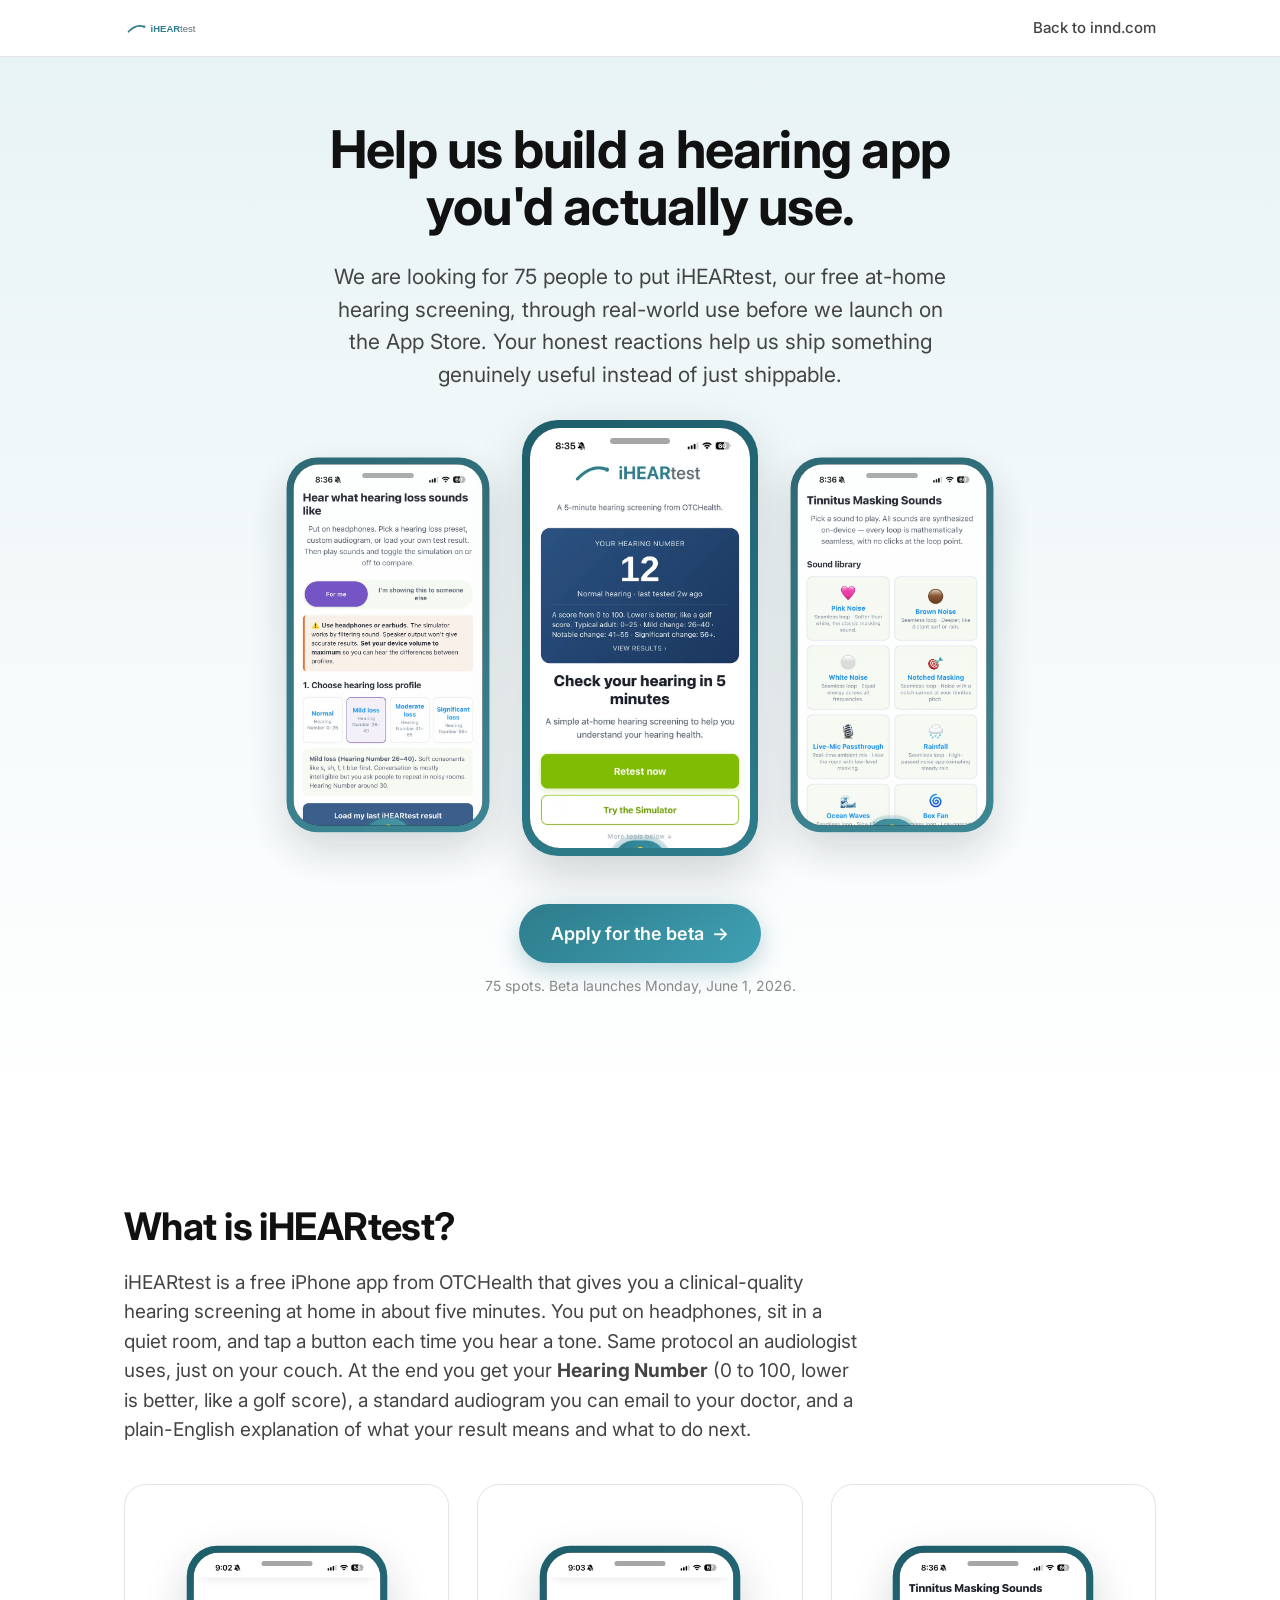
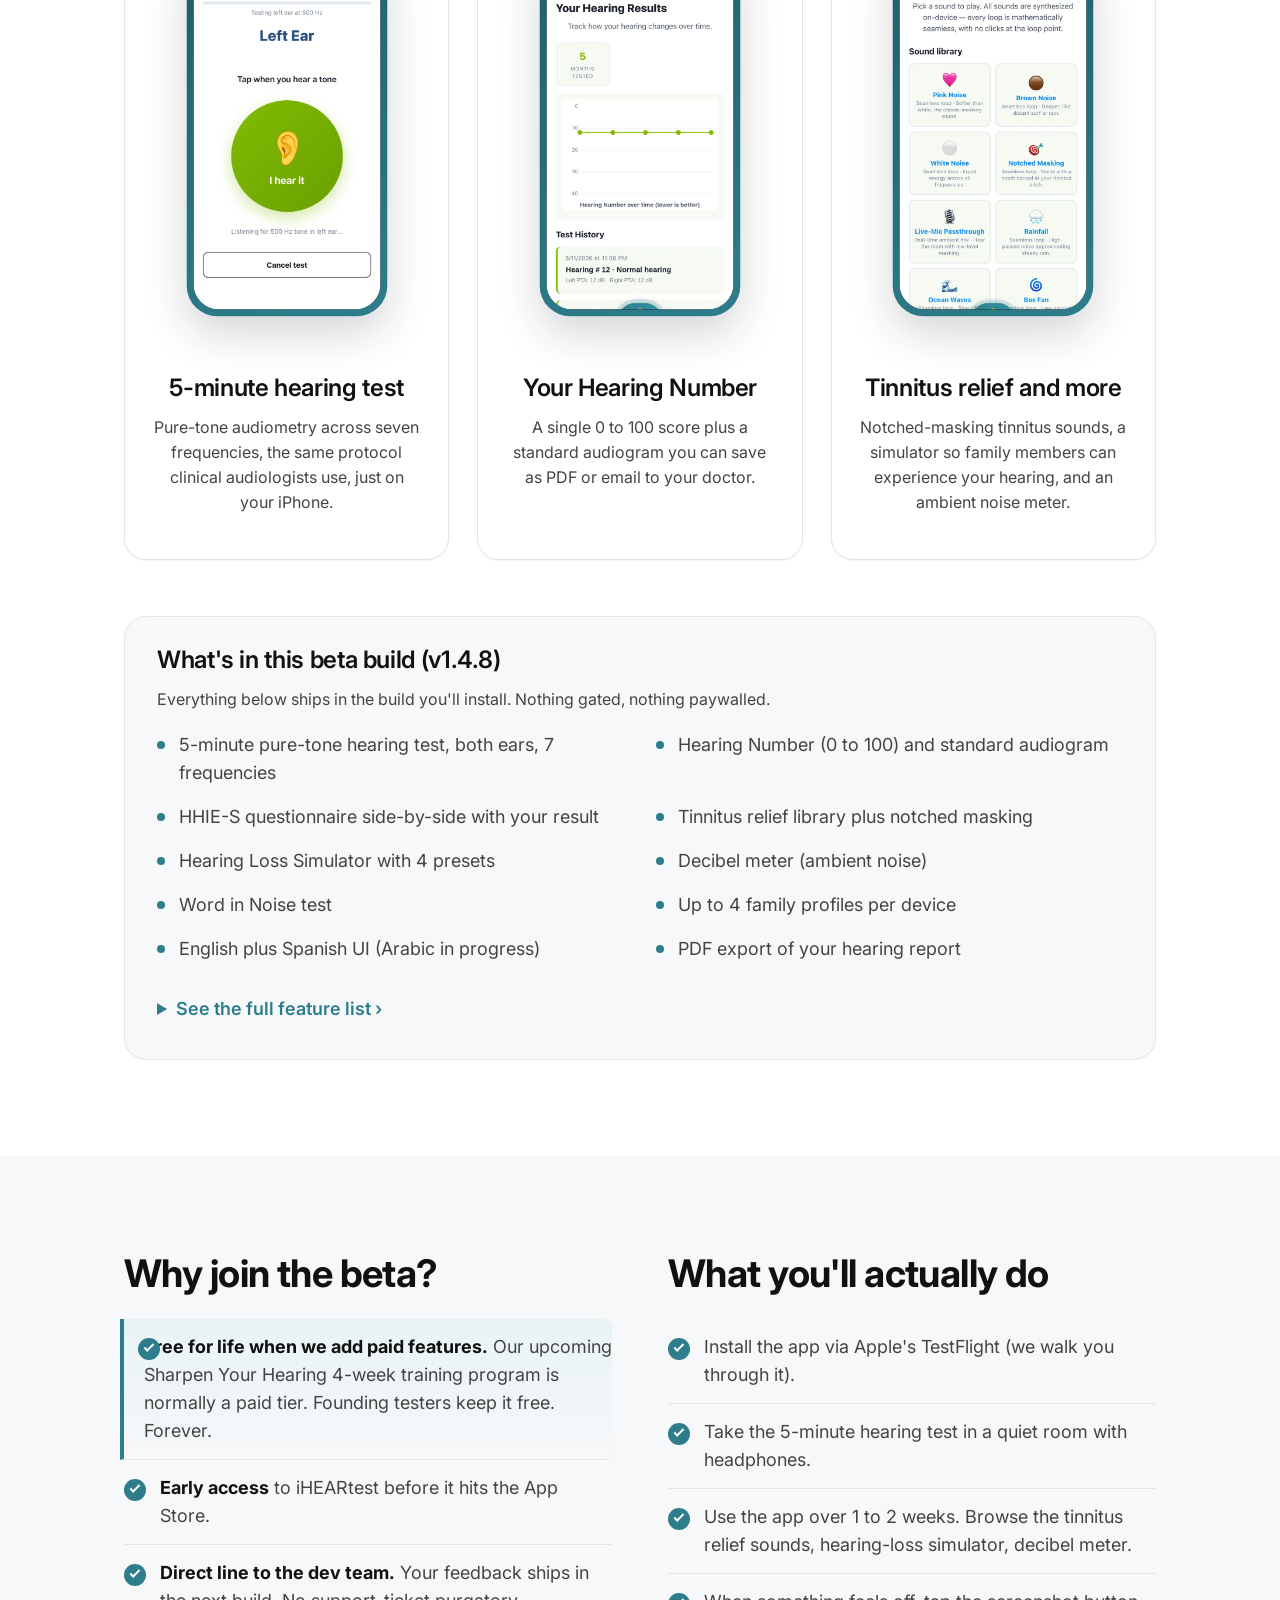
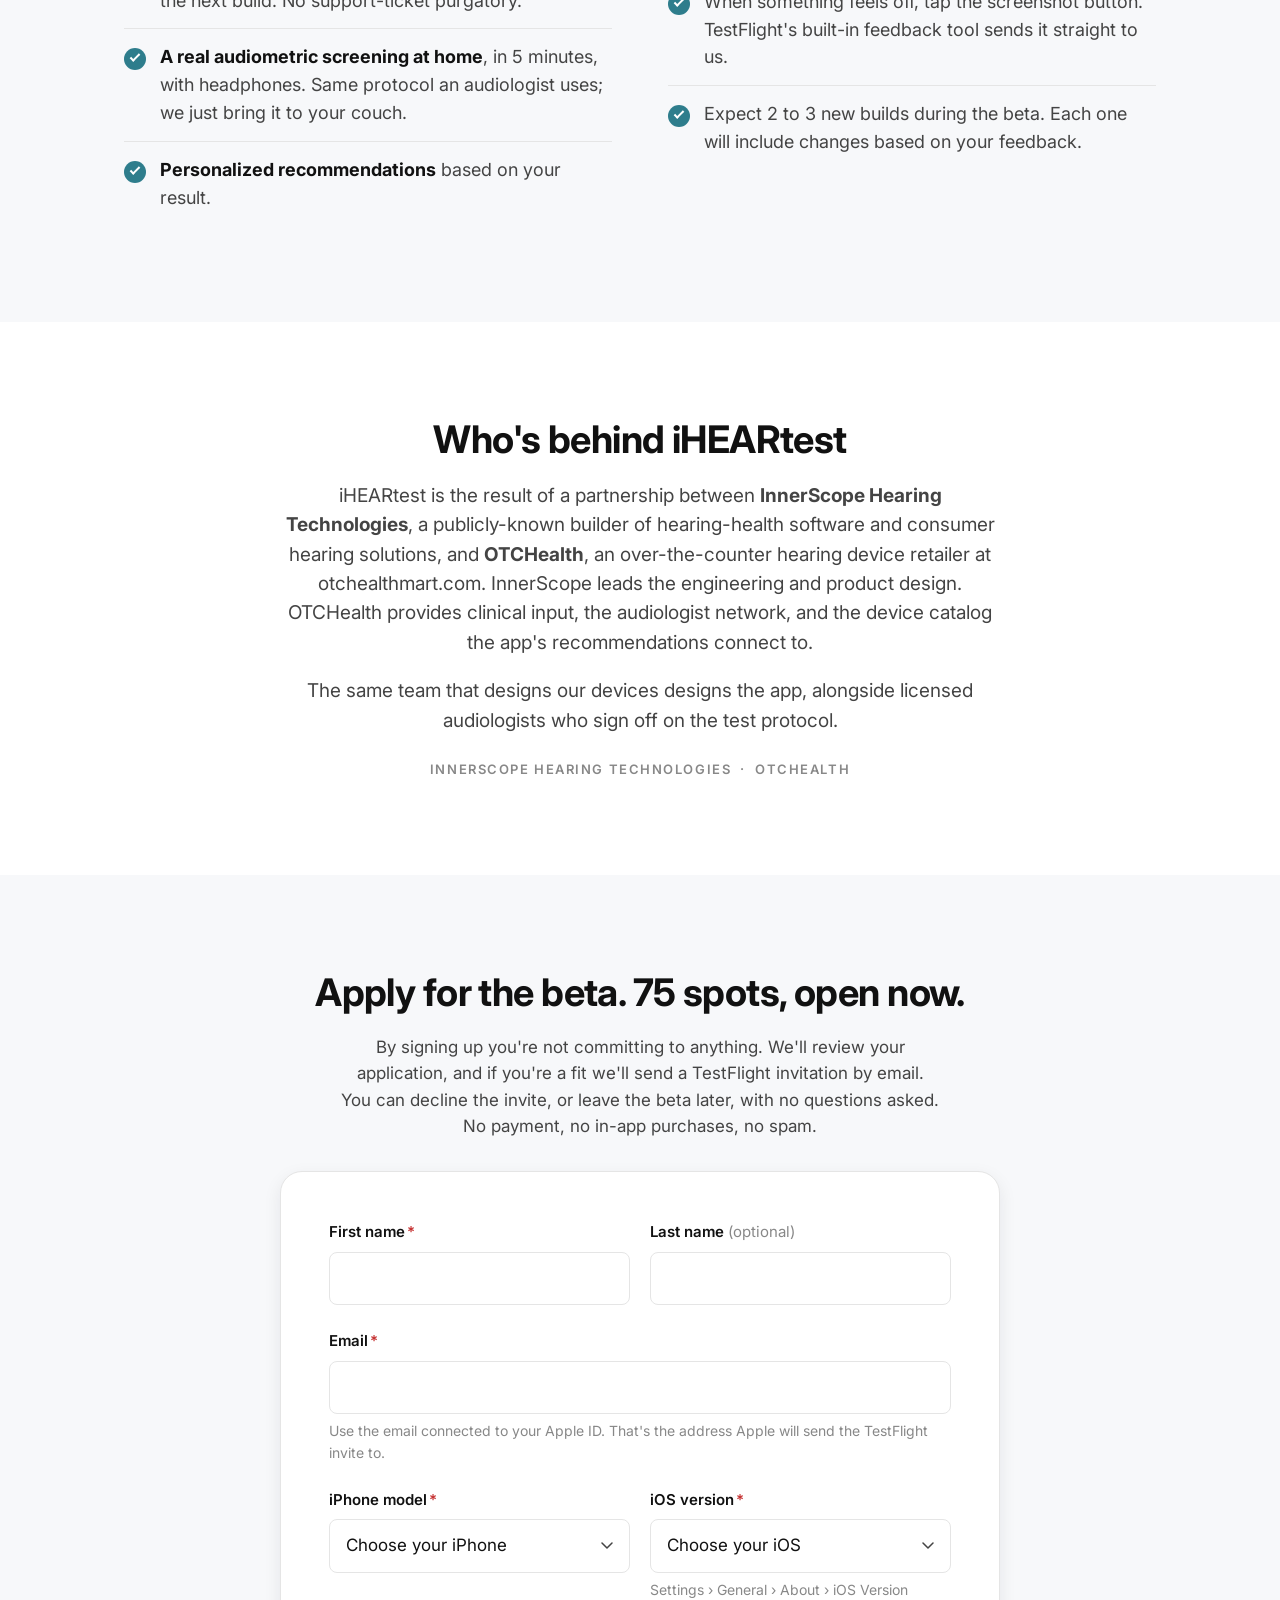
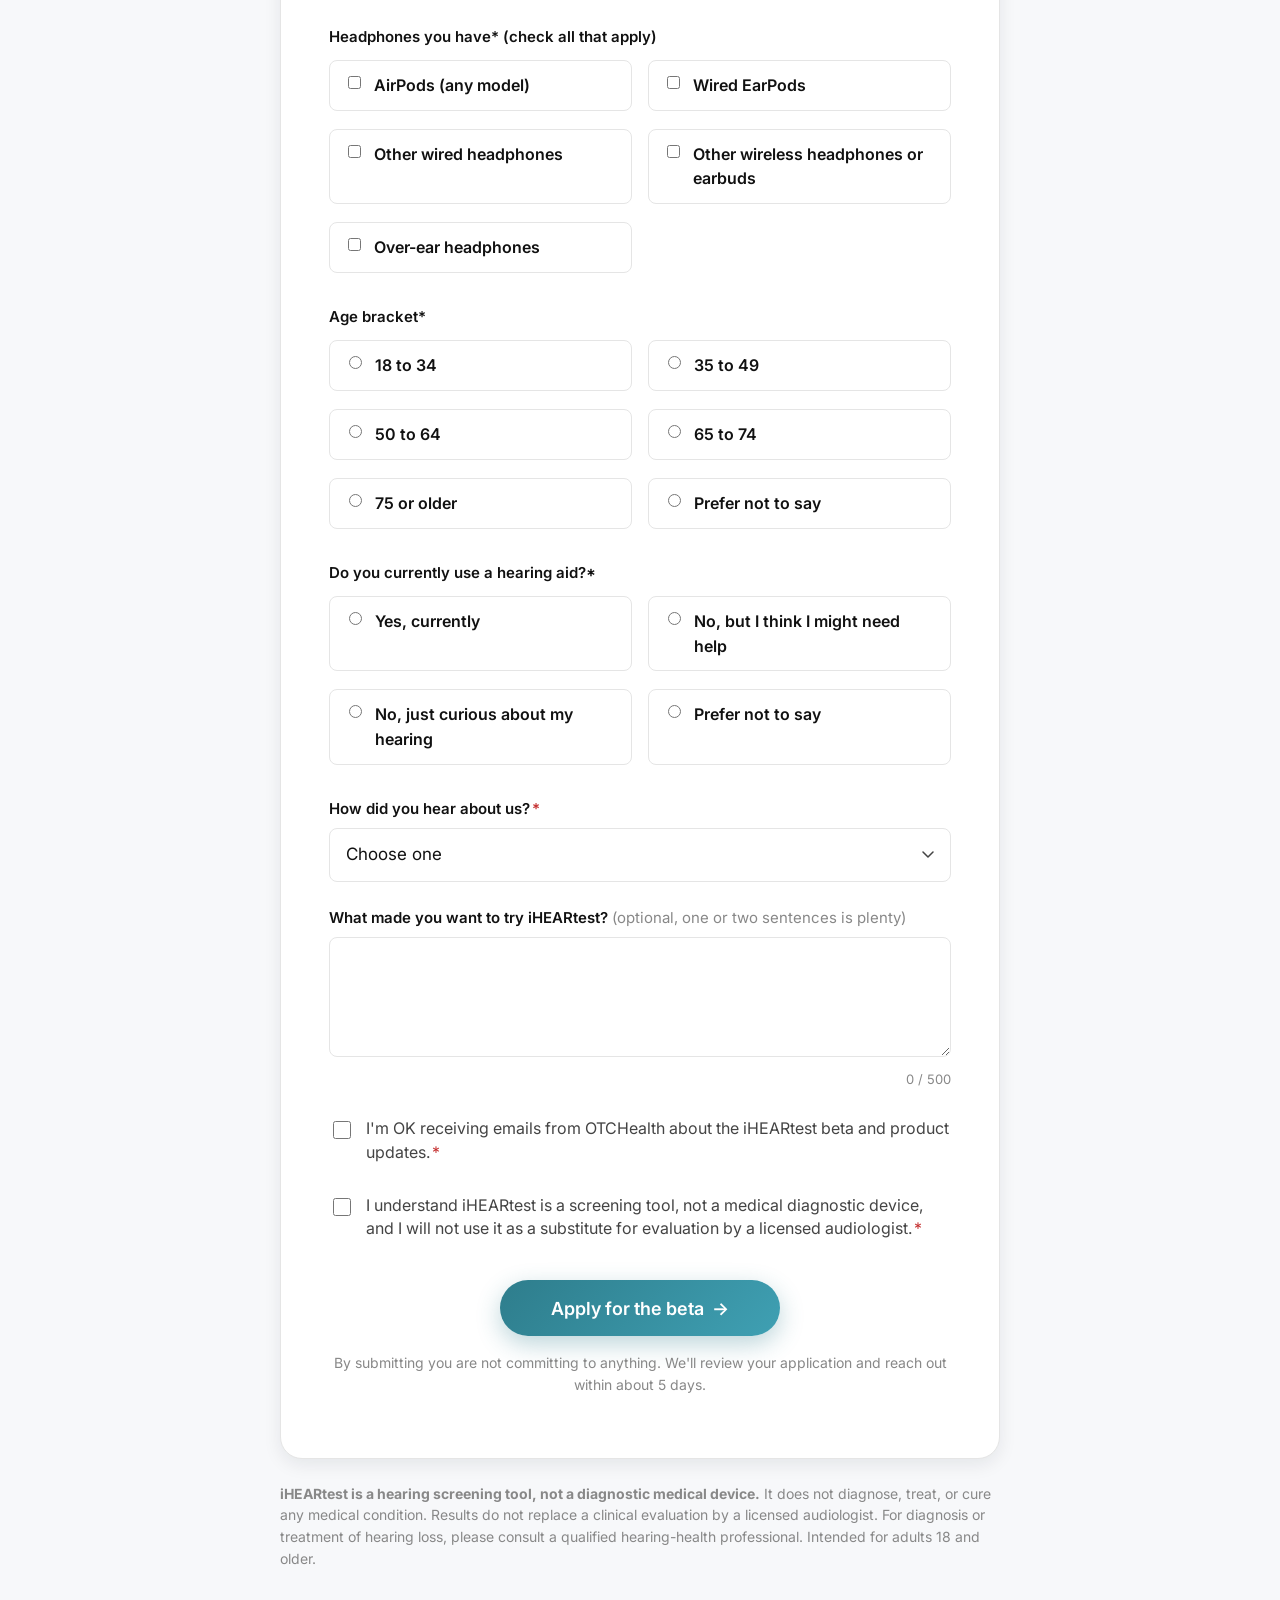
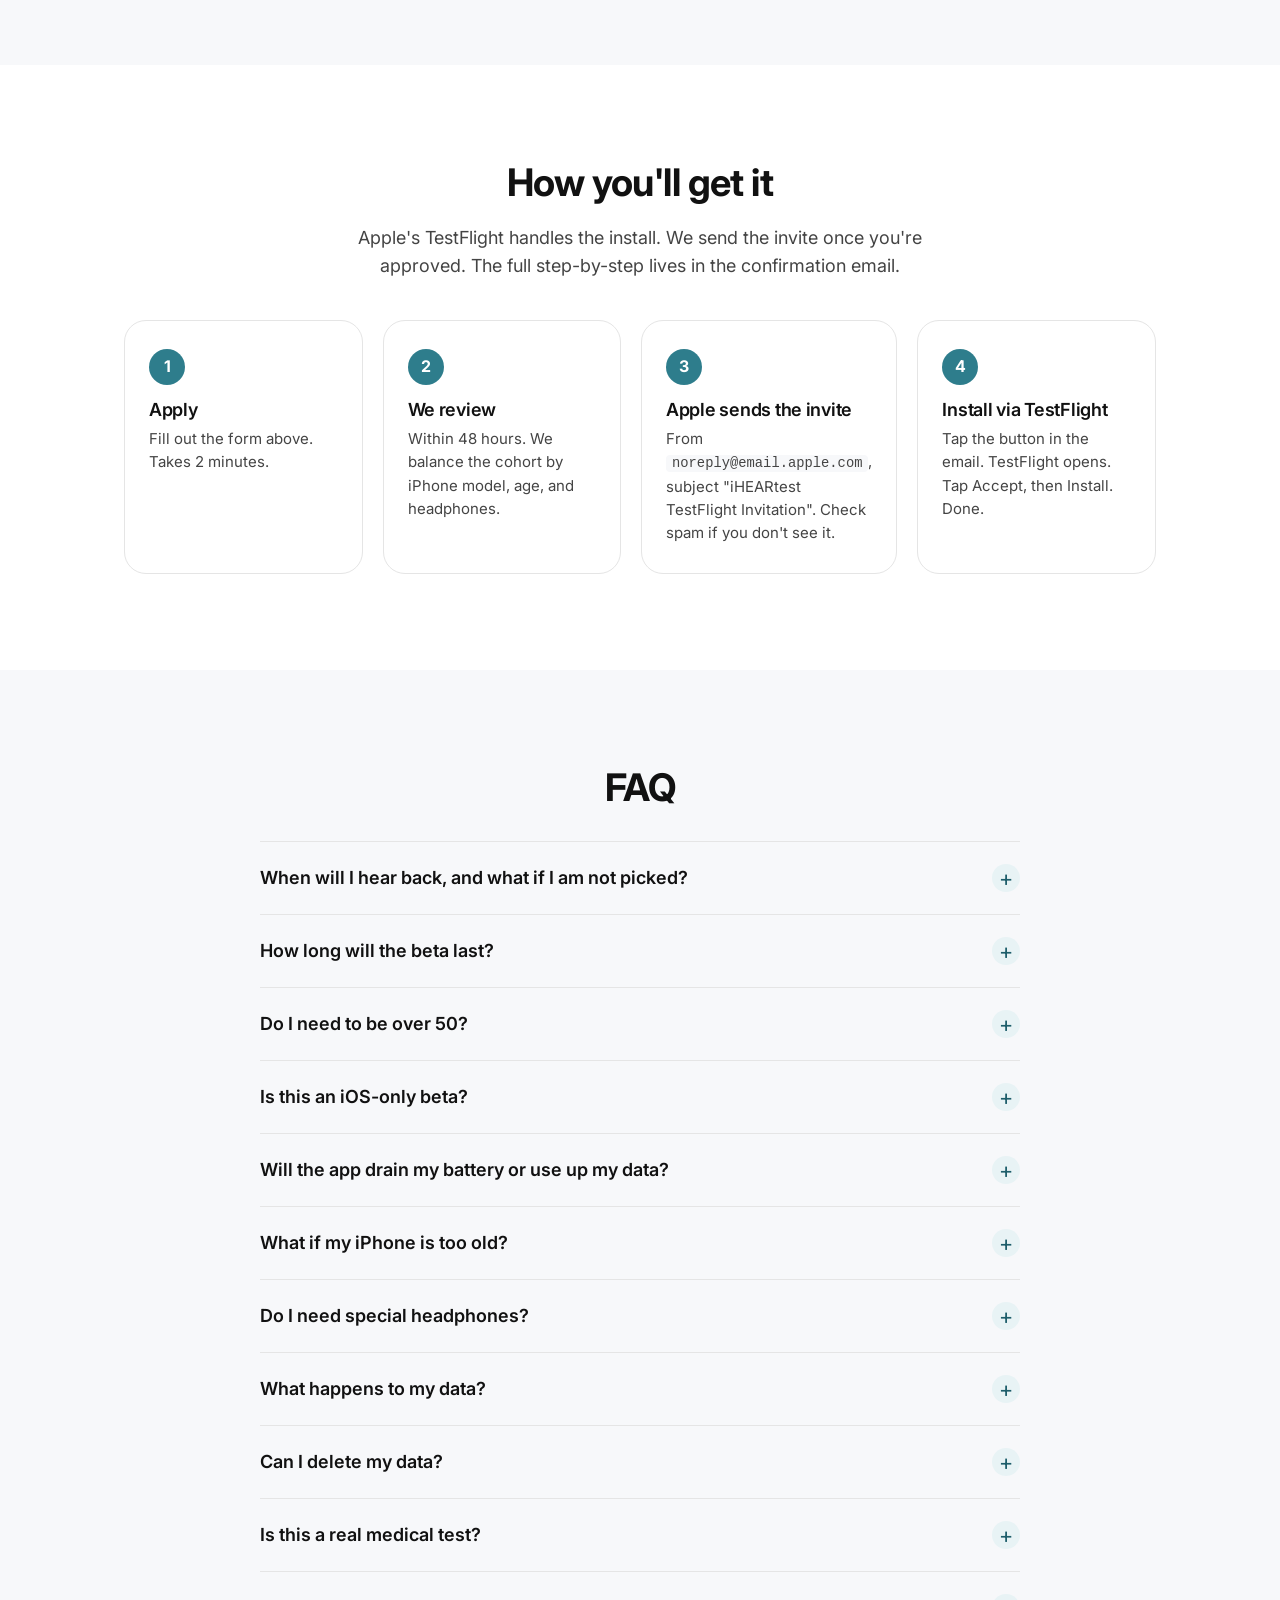
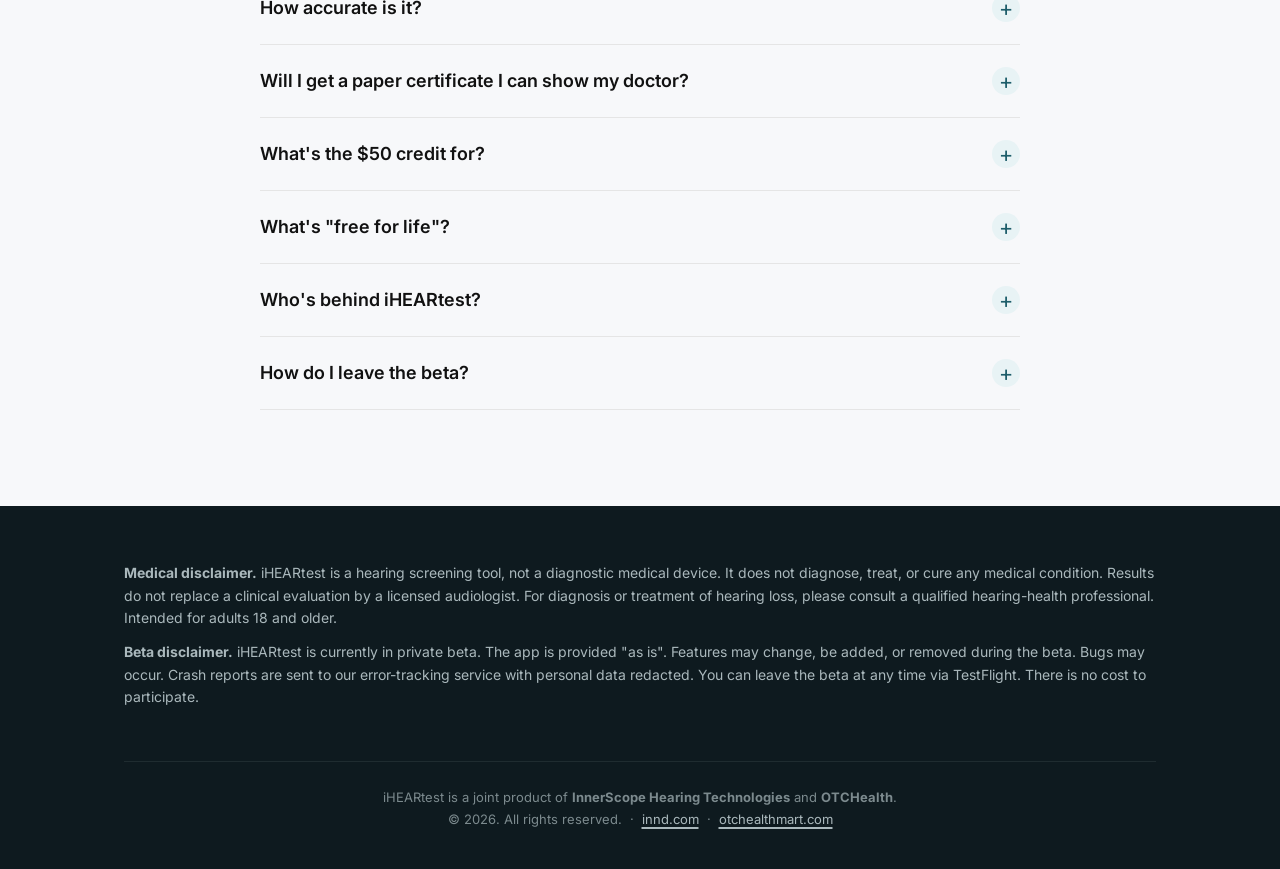
<file: iheartest/index.html>
<!DOCTYPE html>
<html lang="en">
<head>
<meta charset="utf-8">
<meta name="viewport" content="width=device-width, initial-scale=1">
<title>iHEARtest beta. Apply now. 75 spots, iOS via TestFlight.</title>
<meta name="description" content="iHEARtest is a free at-home hearing screening for iPhone. We are looking for 75 beta testers. Apply now. Beta launches Monday, June 1, 2026.">
<link rel="canonical" href="https://innd.com/iheartest/">
<meta name="robots" content="index, follow">

<meta property="og:type" content="website">
<meta property="og:url" content="https://innd.com/iheartest/">
<meta property="og:title" content="iHEARtest beta. Apply for one of 75 spots.">
<meta property="og:description" content="Free at-home hearing screening for iPhone. Beta launches June 1, 2026.">
<meta property="og:image" content="https://innd.com/iheartest/og-card.png">
<meta property="og:image:width" content="1200">
<meta property="og:image:height" content="630">
<meta property="og:image:alt" content="iHEARtest TestFlight beta. Your hearing. In five minutes. 75 spots remain. Apply now at innd.com/iheartest.">
<meta name="twitter:card" content="summary_large_image">
<meta name="twitter:title" content="iHEARtest beta. Apply for one of 75 spots.">
<meta name="twitter:description" content="Free at-home hearing screening for iPhone. Beta launches June 1, 2026.">
<meta name="twitter:image" content="https://innd.com/iheartest/og-card.png">
<meta name="twitter:image:alt" content="iHEARtest TestFlight beta. Your hearing. In five minutes. 75 spots remain. Apply now at innd.com/iheartest.">

<link rel="icon" type="image/png" href="/iheartest/assets/app-icon-1024.png">
<link rel="apple-touch-icon" href="/iheartest/assets/app-icon-1024.png">
<meta name="theme-color" content="#2E7D8C">

<link rel="preconnect" href="https://fonts.googleapis.com">
<link rel="preconnect" href="https://fonts.gstatic.com" crossorigin>
<link rel="stylesheet" href="https://fonts.googleapis.com/css2?family=Inter:wght@400;500;600;700&display=swap">

<style>
/* ============================================================
   iHEARtest beta page - self-contained styles
   ============================================================ */
:root {
  --teal: #2E7D8C;
  --teal-light: #3FA0B3;
  --teal-deep: #1E5E6B;
  --teal-tint: #e8f3f5;
  --action-green: #81bc03;
  --amber: #d97706;
  --red: #c53030;
  --ink: #111111;
  --body: #444444;
  --muted: #888888;
  --hairline: #e5e5e5;
  --card: #ffffff;
  --bg-soft: #f7f8fa;
  --max: 1080px;
  --pad-x: 24px;
  --section-y: clamp(56px, 8vw, 96px);
  --radius-sm: 8px;
  --radius-md: 14px;
  --radius-lg: 22px;
  --shadow-sm: 0 1px 2px rgba(17,29,33,0.06);
  --shadow-md: 0 6px 18px rgba(17,29,33,0.08);
  --shadow-lg: 0 18px 40px rgba(17,29,33,0.12);
}
*, *::before, *::after { box-sizing: border-box; }
html { scroll-behavior: smooth; scroll-padding-top: 72px; }
body {
  margin: 0;
  font-family: "Inter", -apple-system, BlinkMacSystemFont, "Helvetica Neue", "Segoe UI", Arial, sans-serif;
  font-size: 18px;
  line-height: 1.55;
  color: var(--ink);
  background: var(--card);
  -webkit-font-smoothing: antialiased;
  text-rendering: optimizeLegibility;
}
h1, h2, h3 { margin: 0 0 .5em; letter-spacing: -0.015em; color: var(--ink); font-weight: 700; }
h1 { font-size: clamp(34px, 5.5vw, 52px); line-height: 1.1; }
h2 { font-size: clamp(28px, 3.5vw, 38px); line-height: 1.15; }
h3 { font-size: clamp(20px, 2vw, 24px); line-height: 1.25; font-weight: 600; }
p { margin: 0 0 1em; color: var(--body); }
a { color: var(--teal); text-decoration: underline; text-underline-offset: 3px; text-decoration-thickness: 1.5px; }
a:hover { color: var(--teal-deep); }
code { background: var(--bg-soft); padding: 1px 6px; border-radius: 4px; font-size: 0.92em; }

.container { max-width: var(--max); margin: 0 auto; padding: 0 var(--pad-x); }
section { padding: var(--section-y) 0; }
section.tinted { background: var(--bg-soft); }
section.teal-hero { background: linear-gradient(180deg, var(--teal-tint) 0%, var(--card) 100%); padding-top: clamp(40px, 5vw, 64px); }

/* ---- top nav ---- */
.topnav { position: sticky; top: 0; z-index: 50; background: rgba(255,255,255,0.92); backdrop-filter: saturate(140%) blur(8px); border-bottom: 1px solid var(--hairline); }
.topnav-inner { max-width: var(--max); margin: 0 auto; padding: 14px var(--pad-x); display: flex; align-items: center; justify-content: space-between; gap: 24px; }
.topnav .brand { display: flex; align-items: center; gap: 10px; text-decoration: none; }
.topnav .brand img { height: 28px; width: auto; display: block; }
.topnav .back { font-size: 15px; font-weight: 500; color: var(--body); text-decoration: none; }
.topnav .back:hover { color: var(--teal); }

/* ---- hero ---- */
.hero { text-align: center; }
.hero h1 { max-width: 720px; margin-left: auto; margin-right: auto; }
.hero .lead { max-width: 640px; margin: 0 auto 28px; font-size: clamp(18px, 2vw, 21px); color: var(--body); line-height: 1.55; }
.hero-cta-row { display: flex; flex-direction: column; align-items: center; gap: 12px; margin-bottom: 16px; }
.hero-meta { font-size: 14px; color: var(--muted); }

/* ---- buttons ---- */
.btn { display: inline-flex; align-items: center; justify-content: center; font-family: inherit; font-size: 18px; font-weight: 600; padding: 16px 32px; border-radius: 999px; border: 0; cursor: pointer; text-decoration: none; transition: transform .12s ease, box-shadow .12s ease, background .12s ease; min-height: 56px; }
.btn-primary { background: linear-gradient(135deg, var(--teal) 0%, var(--teal-light) 100%); color: white; box-shadow: 0 8px 24px rgba(46,125,140,0.32); }
.btn-primary:hover { transform: translateY(-1px); box-shadow: 0 12px 32px rgba(46,125,140,0.4); }
.btn-primary:focus-visible { outline: 3px solid var(--teal-light); outline-offset: 3px; }
.btn-primary[disabled] { background: var(--hairline); color: var(--muted); cursor: not-allowed; box-shadow: none; transform: none; }

/* ---- phone frame placeholder (used until real screenshots are committed) ---- */
.phone-frame { display: inline-block; background: linear-gradient(160deg, var(--teal-deep) 0%, var(--teal) 100%); border-radius: 36px; padding: 8px; box-shadow: 0 20px 50px rgba(17,29,33,0.18); position: relative; }
.phone-frame::before { content: ""; position: absolute; left: 50%; transform: translateX(-50%); top: 18px; width: 60px; height: 6px; border-radius: 3px; background: rgba(0,0,0,0.35); }
.phone-screen { background: linear-gradient(180deg, var(--teal-tint) 0%, white 100%); border-radius: 30px; padding: 56px 16px 28px; width: 220px; height: 420px; display: flex; flex-direction: column; align-items: center; justify-content: center; gap: 14px; text-align: center; }
.phone-screen .screen-label { font-size: 12px; font-weight: 600; letter-spacing: .12em; text-transform: uppercase; color: var(--teal-deep); }
.phone-screen .screen-title { font-size: 20px; font-weight: 600; color: var(--ink); line-height: 1.25; }
.phone-screen .screen-sub { font-size: 13px; color: var(--body); line-height: 1.4; padding: 0 4px; }
.phone-screen .screen-emoji { font-size: 36px; line-height: 1; }
.phone-screen.shot { padding: 0; overflow: hidden; background: #0e1f24; }
.phone-screen.shot img { width: 100%; height: 100%; object-fit: cover; object-position: center top; display: block; }

/* ---- 3-up hero lockup ---- */
.three-up { display: flex; justify-content: center; align-items: flex-end; gap: clamp(8px, 2vw, 16px); margin: 8px 0 48px; }
.three-up .phone-frame:nth-child(1), .three-up .phone-frame:nth-child(3) { transform: scale(.86) translateY(8px); opacity: .92; }
@media (max-width: 720px) { .three-up .phone-frame:nth-child(1), .three-up .phone-frame:nth-child(3) { display: none; } }

/* ---- feature cards ---- */
.features-grid { display: grid; grid-template-columns: repeat(3, 1fr); gap: 28px; margin-top: 40px; }
@media (max-width: 860px) { .features-grid { grid-template-columns: 1fr; } }
.feature-card { background: var(--card); border: 1px solid var(--hairline); border-radius: var(--radius-lg); padding: 28px; text-align: center; box-shadow: var(--shadow-sm); }
.feature-card .phone-frame { transform: scale(0.85); margin-bottom: 8px; }
.feature-card h3 { margin-top: 16px; }
.feature-card p { font-size: 16px; }

/* ---- beta highlights ---- */
.highlights { margin: 56px 0 0; background: var(--bg-soft); border: 1px solid var(--hairline); border-radius: var(--radius-lg); padding: 28px 32px; }
.highlights h3 { margin-top: 0; }
.highlights ul { display: grid; grid-template-columns: repeat(2, 1fr); gap: 8px 32px; margin: 16px 0 8px; padding: 0; list-style: none; }
@media (max-width: 640px) { .highlights ul { grid-template-columns: 1fr; } }
.highlights li { padding: 4px 0 4px 22px; position: relative; color: var(--body); }
.highlights li::before { content: ""; position: absolute; left: 0; top: 14px; width: 8px; height: 8px; border-radius: 50%; background: var(--teal); }
.highlights details { margin-top: 20px; }
.highlights summary { cursor: pointer; font-weight: 600; color: var(--teal); padding: 8px 0; user-select: none; }
.highlights summary:hover { color: var(--teal-deep); }
.highlights details[open] summary { margin-bottom: 12px; }

/* ---- two-column section ---- */
.two-col { display: grid; grid-template-columns: 1fr 1fr; gap: 56px; }
@media (max-width: 860px) { .two-col { grid-template-columns: 1fr; gap: 40px; } }
.col h2 { margin-bottom: 24px; }
.checklist { list-style: none; padding: 0; margin: 0; }
.checklist li { padding: 14px 0 14px 36px; position: relative; color: var(--body); border-bottom: 1px solid var(--hairline); }
.checklist li:last-child { border-bottom: 0; }
.checklist li::before { content: ""; position: absolute; left: 0; top: 19px; width: 22px; height: 22px; border-radius: 50%; background: var(--teal); }
.checklist li::after { content: ""; position: absolute; left: 6px; top: 25px; width: 10px; height: 5px; border-left: 2px solid white; border-bottom: 2px solid white; transform: rotate(-45deg); }
.checklist li strong { color: var(--ink); }
.checklist .headline-perk { background: linear-gradient(180deg, var(--teal-tint) 0%, transparent 100%); border-left: 4px solid var(--teal); padding-left: 20px; margin-left: -4px; border-radius: 0 var(--radius-sm) var(--radius-sm) 0; }
.checklist .headline-perk::before { left: 14px; }
.checklist .headline-perk::after { left: 20px; }

/* ---- partnership ---- */
.partnership { max-width: 720px; margin: 0 auto; text-align: center; }
.partnership p { font-size: 19px; color: var(--body); }
.partnership .credit { font-size: 13px; font-weight: 600; color: var(--muted); margin-top: 24px; text-transform: uppercase; letter-spacing: 0.12em; }

/* ---- form ---- */
.form-wrap { max-width: 720px; margin: 0 auto; background: var(--card); border-radius: var(--radius-lg); padding: clamp(28px, 4vw, 48px); box-shadow: var(--shadow-md); border: 1px solid var(--hairline); }
.form-intro { font-size: 17px; color: var(--body); margin-bottom: 32px; }
form .row { display: grid; gap: 20px; margin-bottom: 24px; }
form .row.two { grid-template-columns: 1fr 1fr; }
@media (max-width: 600px) { form .row.two { grid-template-columns: 1fr; } }
form label { display: block; font-size: 15px; font-weight: 600; color: var(--ink); margin-bottom: 8px; }
form label .req { color: var(--red); margin-left: 2px; }
form input[type=text], form input[type=email], form select, form textarea { width: 100%; font-family: inherit; font-size: 17px; line-height: 1.4; padding: 14px 16px; border: 1.5px solid var(--hairline); border-radius: var(--radius-sm); background: var(--card); color: var(--ink); -webkit-appearance: none; appearance: none; }
form select { background-image: url("data:image/svg+xml;utf8,<svg xmlns='http://www.w3.org/2000/svg' viewBox='0 0 12 8'><path d='M1 1l5 5 5-5' stroke='%23444' stroke-width='1.5' fill='none' stroke-linecap='round' stroke-linejoin='round'/></svg>"); background-repeat: no-repeat; background-position: right 16px center; background-size: 12px 8px; padding-right: 44px; }
form input:focus, form select:focus, form textarea:focus { outline: 0; border-color: var(--teal); box-shadow: 0 0 0 3px rgba(46,125,140,0.15); }
form input[aria-invalid=true], form select[aria-invalid=true], form textarea[aria-invalid=true] { border-color: var(--red); }
form .hint { font-size: 14px; color: var(--muted); margin-top: 6px; }
form .err { font-size: 14px; color: var(--red); font-weight: 500; margin-top: 6px; display: none; }
form .err.show { display: block; }
form textarea { min-height: 120px; resize: vertical; }
form .counter { font-size: 13px; color: var(--muted); text-align: right; margin-top: 4px; }
form fieldset { border: 0; padding: 0; margin: 0 0 24px; }
form fieldset legend { font-size: 15px; font-weight: 600; color: var(--ink); padding: 0; margin-bottom: 12px; }
form .checkgrid { display: grid; grid-template-columns: 1fr 1fr; gap: 10px 16px; }
@media (max-width: 600px) { form .checkgrid { grid-template-columns: 1fr; } }
form .check { display: flex; align-items: flex-start; gap: 10px; padding: 12px 14px; border: 1.5px solid var(--hairline); border-radius: var(--radius-sm); cursor: pointer; transition: border-color .12s ease, background .12s ease; font-size: 16px; color: var(--ink); }
form .check:hover { border-color: var(--teal-light); }
form .check input { margin-top: 3px; flex-shrink: 0; cursor: pointer; }
form .check:has(input:checked) { border-color: var(--teal); background: var(--teal-tint); }
form .consents { display: flex; flex-direction: column; gap: 14px; margin-bottom: 28px; }
form .consents label { display: flex; align-items: flex-start; gap: 12px; font-weight: 400; font-size: 16px; color: var(--body); line-height: 1.45; cursor: pointer; padding: 4px 0; }
form .consents label input { margin-top: 4px; flex-shrink: 0; cursor: pointer; width: 18px; height: 18px; }
form .submit-row { text-align: center; }
form .btn-primary { width: 100%; }
@media (min-width: 600px) { form .btn-primary { width: auto; min-width: 280px; } }
form .submit-note { font-size: 14px; color: var(--muted); margin-top: 16px; }
form .honeypot { position: absolute; left: -10000px; height: 0; width: 0; overflow: hidden; }

.form-state { display: none; padding: 20px 24px; border-radius: var(--radius-md); margin-bottom: 24px; font-size: 16px; line-height: 1.5; }
.form-state.show { display: block; }
.form-state.success { background: #ecfdf5; border: 1.5px solid #6ee7b7; color: #064e3b; }
.form-state.error   { background: #fff1f2; border: 1.5px solid #fecaca; color: #7f1d1d; }
.form-state.info    { background: #fef9c3; border: 1.5px solid #fde68a; color: #713f12; }

.confirmation { display: none; text-align: center; background: linear-gradient(180deg, var(--teal-tint) 0%, white 100%); border-radius: var(--radius-lg); padding: clamp(40px, 6vw, 64px) 32px; border: 1px solid var(--hairline); }
.confirmation.show { display: block; }
.confirmation h2 { color: var(--teal-deep); }
.confirmation .next-steps { text-align: left; max-width: 520px; margin: 32px auto 0; background: white; border-radius: var(--radius-md); padding: 24px 28px; box-shadow: var(--shadow-sm); }
.confirmation .next-steps h3 { margin-top: 0; font-size: 13px; text-transform: uppercase; letter-spacing: .12em; color: var(--teal-deep); }
.confirmation ol { padding-left: 22px; margin: 12px 0 0; }
.confirmation li { padding: 6px 0; color: var(--body); }

.medical-near-form { max-width: 720px; margin: 24px auto 0; font-size: 14px; color: var(--muted); line-height: 1.55; }

/* ---- steps ---- */
.steps { display: grid; grid-template-columns: repeat(4, 1fr); gap: 20px; margin-top: 40px; }
@media (max-width: 860px) { .steps { grid-template-columns: repeat(2, 1fr); } }
@media (max-width: 540px) { .steps { grid-template-columns: 1fr; } }
.step { background: var(--card); border: 1px solid var(--hairline); border-radius: var(--radius-lg); padding: 28px 24px; position: relative; }
.step .num { display: inline-flex; align-items: center; justify-content: center; width: 36px; height: 36px; border-radius: 50%; background: var(--teal); color: white; font-weight: 700; font-size: 16px; margin-bottom: 14px; }
.step h3 { font-size: 18px; margin-bottom: 6px; }
.step p { font-size: 15px; color: var(--body); margin: 0; }

/* ---- FAQ ---- */
.faq-list { max-width: 760px; margin: 32px auto 0; }
.faq-list details { border-bottom: 1px solid var(--hairline); padding: 4px 0; }
.faq-list details:first-of-type { border-top: 1px solid var(--hairline); }
.faq-list summary { cursor: pointer; user-select: none; font-size: 18px; font-weight: 600; color: var(--ink); padding: 18px 0; list-style: none; display: flex; justify-content: space-between; align-items: center; gap: 16px; }
.faq-list summary::-webkit-details-marker { display: none; }
.faq-list summary::after { content: "+"; display: inline-flex; align-items: center; justify-content: center; font-size: 22px; font-weight: 400; line-height: 1; width: 28px; height: 28px; border-radius: 50%; background: var(--teal-tint); color: var(--teal-deep); flex-shrink: 0; transition: transform .15s ease, background .15s ease; }
.faq-list details[open] summary::after { transform: rotate(45deg); background: var(--teal); color: white; }
.faq-list .answer { padding: 0 0 20px; color: var(--body); font-size: 16px; line-height: 1.55; }

/* ---- footer ---- */
.site-footer { background: #0e1a1f; color: #cbd5d8; padding: 56px 0 40px; }
.site-footer .container { display: grid; gap: 24px; }
.site-footer p { font-size: 14px; line-height: 1.6; color: #aab8bc; margin: 0 0 12px; }
.site-footer a { color: var(--teal-light); }
.site-footer .legal p { color: #aab8bc; }
.site-footer .credit-line { font-size: 13px; color: #7c8a8e; text-align: center; padding-top: 24px; border-top: 1px solid #1f2c30; margin-top: 16px; line-height: 1.7; }
.site-footer .credit-line a { color: #aab8bc; }

.vh { position: absolute; clip: rect(0 0 0 0); width: 1px; height: 1px; overflow: hidden; }
</style>
</head>
<body>

<header class="topnav">
  <div class="topnav-inner">
    <a href="/iheartest/" class="brand" aria-label="iHEARtest">
      <img src="/iheartest/assets/logo-horizontal.svg" alt="iHEARtest" width="160" height="28">
    </a>
    <a href="https://innd.com/" class="back" aria-label="Back to INND.com">Back to innd.com</a>
  </div>
</header>

<main>

<!-- SECTION 1: HERO -->
<section class="teal-hero hero" aria-labelledby="hero-h1">
  <div class="container">
    <h1 id="hero-h1">Help us build a hearing app you'd actually use.</h1>
    <p class="lead">We are looking for 75 people to put iHEARtest, our free at-home hearing screening, through real-world use before we launch on the App Store. Your honest reactions help us ship something genuinely useful instead of just shippable.</p>
    <div class="three-up" aria-hidden="true">
      <div class="phone-frame"><div class="phone-screen shot"><img src="/iheartest/assets/screen-simulator.webp" alt="iHEARtest hearing-loss simulator screen" width="640" height="1391"></div></div>
      <div class="phone-frame"><div class="phone-screen shot"><img src="/iheartest/assets/screen-home.webp" alt="iHEARtest home screen with your Hearing Number" width="640" height="1391"></div></div>
      <div class="phone-frame"><div class="phone-screen shot"><img src="/iheartest/assets/screen-tinnitus.webp" alt="iHEARtest tinnitus masking sounds screen" width="640" height="1391"></div></div>
    </div>
    <div class="hero-cta-row">
      <a href="#apply" class="btn btn-primary">Apply for the beta &nbsp;&rarr;</a>
      <span class="hero-meta">75 spots. Beta launches Monday, June 1, 2026.</span>
    </div>
  </div>
</section>

<!-- SECTION 2: WHAT IS IHEARTEST -->
<section aria-labelledby="what-h2">
  <div class="container">
    <h2 id="what-h2">What is iHEARtest?</h2>
    <p style="max-width: 740px; font-size: 19px;">iHEARtest is a free iPhone app from OTCHealth that gives you a clinical-quality hearing screening at home in about five minutes. You put on headphones, sit in a quiet room, and tap a button each time you hear a tone. Same protocol an audiologist uses, just on your couch. At the end you get your <strong>Hearing Number</strong> (0 to 100, lower is better, like a golf score), a standard audiogram you can email to your doctor, and a plain-English explanation of what your result means and what to do next.</p>

    <div class="features-grid">
      <div class="feature-card">
        <div class="phone-frame"><div class="phone-screen shot"><img src="/iheartest/assets/screen-test.webp" alt="iHEARtest pure-tone hearing test in progress" width="640" height="1391"></div></div>
        <h3>5-minute hearing test</h3>
        <p>Pure-tone audiometry across seven frequencies, the same protocol clinical audiologists use, just on your iPhone.</p>
      </div>
      <div class="feature-card">
        <div class="phone-frame"><div class="phone-screen shot"><img src="/iheartest/assets/screen-results.webp" alt="iHEARtest results screen showing your Hearing Number over time" width="640" height="1391"></div></div>
        <h3>Your Hearing Number</h3>
        <p>A single 0 to 100 score plus a standard audiogram you can save as PDF or email to your doctor.</p>
      </div>
      <div class="feature-card">
        <div class="phone-frame"><div class="phone-screen shot"><img src="/iheartest/assets/screen-tinnitus.webp" alt="iHEARtest tinnitus masking sounds screen" width="640" height="1391"></div></div>
        <h3>Tinnitus relief and more</h3>
        <p>Notched-masking tinnitus sounds, a simulator so family members can experience your hearing, and an ambient noise meter.</p>
      </div>
    </div>

    <div class="highlights">
      <h3>What's in this beta build (v1.4.8)</h3>
      <p style="margin-bottom: 8px; font-size: 16px;">Everything below ships in the build you'll install. Nothing gated, nothing paywalled.</p>
      <ul>
        <li>5-minute pure-tone hearing test, both ears, 7 frequencies</li>
        <li>Hearing Number (0 to 100) and standard audiogram</li>
        <li>HHIE-S questionnaire side-by-side with your result</li>
        <li>Tinnitus relief library plus notched masking</li>
        <li>Hearing Loss Simulator with 4 presets</li>
        <li>Decibel meter (ambient noise)</li>
        <li>Word in Noise test</li>
        <li>Up to 4 family profiles per device</li>
        <li>English plus Spanish UI (Arabic in progress)</li>
        <li>PDF export of your hearing report</li>
      </ul>
      <details>
        <summary>See the full feature list &rsaquo;</summary>
        <ul style="margin-top: 0;">
          <li>Mimi-style volume calibration before the test</li>
          <li>Left and right ear confirmation tone</li>
          <li>2-of-3 ascending Hughson-Westlake-Carhart protocol</li>
          <li>Raised-cosine tone envelopes (no clicks or pops)</li>
          <li>Per-headphone calibration profiles (AirPods, EarPods, generic)</li>
          <li>Speaker-mode fallback with estimate-only disclosure</li>
          <li>Classification: Normal / Mild / Notable / Significant</li>
          <li>Personalized recommendations based on your result</li>
          <li>Up to 50 detailed tests per profile with monthly summaries beyond</li>
          <li>Hearing health article library, plain English</li>
          <li>Dark mode, Light, Auto</li>
          <li>Text size: Default, Large, Extra Large</li>
          <li>Reduced Motion support (honors iOS Accessibility)</li>
          <li>Direct audiologist phone line in Settings: (800) 864-4337</li>
          <li>Local-first data storage; uninstall the app and your data is gone</li>
        </ul>
      </details>
    </div>
  </div>
</section>

<!-- SECTION 3: WHY JOIN + WHAT YOU'LL DO -->
<section class="tinted" aria-labelledby="why-h2">
  <div class="container">
    <div class="two-col">
      <div class="col">
        <h2 id="why-h2">Why join the beta?</h2>
        <ul class="checklist">
          <li class="headline-perk"><strong>Free for life when we add paid features.</strong> Our upcoming Sharpen Your Hearing 4-week training program is normally a paid tier. Founding testers keep it free. Forever.</li>
          <li><strong>Early access</strong> to iHEARtest before it hits the App Store.</li>
          <li><strong>Direct line to the dev team.</strong> Your feedback ships in the next build. No support-ticket purgatory.</li>
          <li><strong>A real audiometric screening at home</strong>, in 5 minutes, with headphones. Same protocol an audiologist uses; we just bring it to your couch.</li>
          <li><strong>Personalized recommendations</strong> based on your result.</li>
        </ul>
      </div>
      <div class="col">
        <h2>What you'll actually do</h2>
        <ul class="checklist">
          <li>Install the app via Apple's TestFlight (we walk you through it).</li>
          <li>Take the 5-minute hearing test in a quiet room with headphones.</li>
          <li>Use the app over 1 to 2 weeks. Browse the tinnitus relief sounds, hearing-loss simulator, decibel meter.</li>
          <li>When something feels off, tap the screenshot button. TestFlight's built-in feedback tool sends it straight to us.</li>
          <li>Expect 2 to 3 new builds during the beta. Each one will include changes based on your feedback.</li>
        </ul>
      </div>
    </div>
  </div>
</section>

<!-- SECTION 4: WHO'S BEHIND -->
<section aria-labelledby="who-h2">
  <div class="container">
    <div class="partnership">
      <h2 id="who-h2">Who's behind iHEARtest</h2>
      <p>iHEARtest is the result of a partnership between <strong>InnerScope Hearing Technologies</strong>, a publicly-known builder of hearing-health software and consumer hearing solutions, and <strong>OTCHealth</strong>, an over-the-counter hearing device retailer at otchealthmart.com. InnerScope leads the engineering and product design. OTCHealth provides clinical input, the audiologist network, and the device catalog the app's recommendations connect to.</p>
      <p>The same team that designs our devices designs the app, alongside licensed audiologists who sign off on the test protocol.</p>
      <div class="credit">InnerScope Hearing Technologies &nbsp;&middot;&nbsp; OTCHealth</div>
    </div>
  </div>
</section>

<!-- SECTION 5: SIGN-UP FORM -->
<section class="tinted" id="apply" aria-labelledby="apply-h2">
  <div class="container">
    <h2 id="apply-h2" style="text-align: center;">Apply for the beta. 75 spots, open now.</h2>
    <p class="form-intro" style="text-align: center; max-width: 600px; margin-left: auto; margin-right: auto;">By signing up you're not committing to anything. We'll review your application, and if you're a fit we'll send a TestFlight invitation by email. You can decline the invite, or leave the beta later, with no questions asked. No payment, no in-app purchases, no spam.</p>

    <div class="form-wrap">
      <div id="form-state" class="form-state" role="status" aria-live="polite"></div>

      <form id="beta-form" novalidate>
        <!-- honeypot: real humans won't fill this. Bots will. We drop anything that does. -->
        <div class="honeypot" aria-hidden="true">
          <label for="website_url">Website (leave blank)</label>
          <input type="text" name="website_url" id="website_url" tabindex="-1" autocomplete="off">
        </div>

        <div class="row two">
          <div>
            <label for="first_name">First name<span class="req">*</span></label>
            <input type="text" id="first_name" name="first_name" required minlength="1" maxlength="60" autocomplete="given-name">
            <div class="err" data-err-for="first_name">Please enter your first name.</div>
          </div>
          <div>
            <label for="last_name">Last name <span style="color: var(--muted); font-weight: 400;">(optional)</span></label>
            <input type="text" id="last_name" name="last_name" maxlength="60" autocomplete="family-name">
          </div>
        </div>

        <div class="row">
          <div>
            <label for="email">Email<span class="req">*</span></label>
            <input type="email" id="email" name="email" required autocomplete="email">
            <div class="hint">Use the email connected to your Apple ID. That's the address Apple will send the TestFlight invite to.</div>
            <div class="err" data-err-for="email">Please enter a valid email address.</div>
          </div>
        </div>

        <div class="row two">
          <div>
            <label for="iphone_model">iPhone model<span class="req">*</span></label>
            <select id="iphone_model" name="iphone_model" required>
              <option value="">Choose your iPhone</option>
              <optgroup label="Recommended">
                <option>iPhone 17 Pro Max</option>
                <option>iPhone 17 Pro</option>
                <option>iPhone 17 Plus</option>
                <option>iPhone 17</option>
                <option>iPhone 16 Pro Max</option>
                <option>iPhone 16 Pro</option>
                <option>iPhone 16 Plus</option>
                <option>iPhone 16</option>
                <option>iPhone 15 Pro Max</option>
                <option>iPhone 15 Pro</option>
                <option>iPhone 15 Plus</option>
                <option>iPhone 15</option>
                <option>iPhone 14 Pro Max</option>
                <option>iPhone 14 Pro</option>
                <option>iPhone 14 Plus</option>
                <option>iPhone 14</option>
                <option>iPhone 13 Pro Max</option>
                <option>iPhone 13 Pro</option>
                <option>iPhone 13</option>
                <option>iPhone 13 mini</option>
                <option>iPhone 12 Pro Max</option>
                <option>iPhone 12 Pro</option>
                <option>iPhone 12</option>
                <option>iPhone 12 mini</option>
                <option>iPhone 11 Pro Max</option>
                <option>iPhone 11 Pro</option>
                <option>iPhone 11</option>
                <option>iPhone SE (3rd generation)</option>
                <option>iPhone SE (2nd generation)</option>
              </optgroup>
              <optgroup label="May have limited support">
                <option>iPhone XS Max</option>
                <option>iPhone XS</option>
                <option>iPhone XR</option>
                <option>iPhone X</option>
                <option>iPhone 8 Plus</option>
                <option>iPhone 8</option>
              </optgroup>
              <optgroup label="Not supported">
                <option>iPhone 7 or older</option>
              </optgroup>
            </select>
            <div class="err" data-err-for="iphone_model">Pick your iPhone model.</div>
          </div>
          <div>
            <label for="ios_version">iOS version<span class="req">*</span></label>
            <select id="ios_version" name="ios_version" required>
              <option value="">Choose your iOS</option>
              <option>iOS 26</option>
              <option>iOS 18</option>
              <option>iOS 17</option>
              <option>iOS 16</option>
              <option>Not sure / Other</option>
            </select>
            <div class="hint">Settings &rsaquo; General &rsaquo; About &rsaquo; iOS Version</div>
            <div class="err" data-err-for="ios_version">Pick your iOS version.</div>
          </div>
        </div>

        <fieldset>
          <legend>Headphones you have<span class="req">*</span> (check all that apply)</legend>
          <div class="checkgrid">
            <label class="check"><input type="checkbox" name="headphones" value="AirPods (any model)"><span>AirPods (any model)</span></label>
            <label class="check"><input type="checkbox" name="headphones" value="Wired EarPods"><span>Wired EarPods</span></label>
            <label class="check"><input type="checkbox" name="headphones" value="Other wired headphones"><span>Other wired headphones</span></label>
            <label class="check"><input type="checkbox" name="headphones" value="Other wireless headphones / earbuds"><span>Other wireless headphones or earbuds</span></label>
            <label class="check"><input type="checkbox" name="headphones" value="Over-ear headphones"><span>Over-ear headphones</span></label>
          </div>
          <div class="err" data-err-for="headphones">Pick at least one set of headphones.</div>
        </fieldset>

        <fieldset>
          <legend>Age bracket<span class="req">*</span></legend>
          <div class="checkgrid">
            <label class="check"><input type="radio" name="age_bracket" value="18-34"><span>18 to 34</span></label>
            <label class="check"><input type="radio" name="age_bracket" value="35-49"><span>35 to 49</span></label>
            <label class="check"><input type="radio" name="age_bracket" value="50-64"><span>50 to 64</span></label>
            <label class="check"><input type="radio" name="age_bracket" value="65-74"><span>65 to 74</span></label>
            <label class="check"><input type="radio" name="age_bracket" value="75+"><span>75 or older</span></label>
            <label class="check"><input type="radio" name="age_bracket" value="Prefer not to say"><span>Prefer not to say</span></label>
          </div>
          <div class="err" data-err-for="age_bracket">Pick one.</div>
        </fieldset>

        <fieldset>
          <legend>Do you currently use a hearing aid?<span class="req">*</span></legend>
          <div class="checkgrid">
            <label class="check"><input type="radio" name="hearing_aid_user" value="Yes, currently"><span>Yes, currently</span></label>
            <label class="check"><input type="radio" name="hearing_aid_user" value="No, but I think I might need help"><span>No, but I think I might need help</span></label>
            <label class="check"><input type="radio" name="hearing_aid_user" value="No, just curious about my hearing"><span>No, just curious about my hearing</span></label>
            <label class="check"><input type="radio" name="hearing_aid_user" value="Prefer not to say"><span>Prefer not to say</span></label>
          </div>
          <div class="err" data-err-for="hearing_aid_user">Pick one.</div>
        </fieldset>

        <div class="row">
          <div>
            <label for="source">How did you hear about us?<span class="req">*</span></label>
            <select id="source" name="source" required>
              <option value="">Choose one</option>
              <option>Friend or family</option>
              <option>Social media</option>
              <option>OTCHealth.com / OTCHealthMart</option>
              <option>Google search</option>
              <option>News article</option>
              <option>Other</option>
            </select>
            <div class="err" data-err-for="source">Pick one.</div>
          </div>
        </div>

        <div class="row">
          <div>
            <label for="motivation">What made you want to try iHEARtest? <span style="color: var(--muted); font-weight: 400;">(optional, one or two sentences is plenty)</span></label>
            <textarea id="motivation" name="motivation" maxlength="500"></textarea>
            <div class="counter"><span id="motivation-count">0</span> / 500</div>
          </div>
        </div>

        <div class="consents">
          <label>
            <input type="checkbox" name="consent_email" id="consent_email" required>
            <span>I'm OK receiving emails from OTCHealth about the iHEARtest beta and product updates.<span class="req">*</span></span>
          </label>
          <label>
            <input type="checkbox" name="consent_disclaimer" id="consent_disclaimer" required>
            <span>I understand iHEARtest is a screening tool, not a medical diagnostic device, and I will not use it as a substitute for evaluation by a licensed audiologist.<span class="req">*</span></span>
          </label>
          <div class="err" data-err-for="consents">Both checkboxes are required.</div>
        </div>

        <div class="submit-row">
          <button type="submit" class="btn btn-primary" id="submit-btn">Apply for the beta &nbsp;&rarr;</button>
          <p class="submit-note">By submitting you are not committing to anything. We'll review your application and reach out within about 5 days.</p>
        </div>
      </form>

      <div class="confirmation" id="confirmation" role="status" aria-live="polite">
        <h2>Thank you. Your spot on the beta list is reserved.</h2>
        <p>Keep an eye out for a confirmation email from beta@otchealthmart.com. Here is the timeline.</p>
        <div class="next-steps">
          <h3>What happens next</h3>
          <ol>
            <li>On Monday June 1st every applicant gets either an acceptance or a waitlist note.</li>
            <li>Accepted testers get an Apple TestFlight invite to accept within 24 hours.</li>
            <li>On the waitlist means you are first in line when the next round opens.</li>
          </ol>
        </div>
        <p style="margin-top: 32px;"><a href="https://innd.com/">Back to innd.com &rarr;</a></p>
      </div>

    </div><!-- /.form-wrap -->

    <p class="medical-near-form">
      <strong>iHEARtest is a hearing screening tool, not a diagnostic medical device.</strong> It does not diagnose, treat, or cure any medical condition. Results do not replace a clinical evaluation by a licensed audiologist. For diagnosis or treatment of hearing loss, please consult a qualified hearing-health professional. Intended for adults 18 and older.
    </p>
  </div>
</section>

<!-- SECTION 6: HOW YOU'LL GET IT -->
<section aria-labelledby="install-h2">
  <div class="container">
    <h2 id="install-h2" style="text-align: center;">How you'll get it</h2>
    <p style="text-align: center; max-width: 580px; margin-left: auto; margin-right: auto;">Apple's TestFlight handles the install. We send the invite once you're approved. The full step-by-step lives in the confirmation email.</p>
    <div class="steps">
      <div class="step">
        <span class="num">1</span>
        <h3>Apply</h3>
        <p>Fill out the form above. Takes 2 minutes.</p>
      </div>
      <div class="step">
        <span class="num">2</span>
        <h3>We review</h3>
        <p>Within 48 hours. We balance the cohort by iPhone model, age, and headphones.</p>
      </div>
      <div class="step">
        <span class="num">3</span>
        <h3>Apple sends the invite</h3>
        <p>From <code>noreply@email.apple.com</code>, subject "iHEARtest TestFlight Invitation". Check spam if you don't see it.</p>
      </div>
      <div class="step">
        <span class="num">4</span>
        <h3>Install via TestFlight</h3>
        <p>Tap the button in the email. TestFlight opens. Tap Accept, then Install. Done.</p>
      </div>
    </div>
  </div>
</section>

<!-- SECTION 7: FAQ -->
<section class="tinted" aria-labelledby="faq-h2">
  <div class="container">
    <h2 id="faq-h2" style="text-align: center;">FAQ</h2>
    <div class="faq-list">
      <details>
        <summary>When will I hear back, and what if I am not picked?</summary>
            <div class="answer">On Monday June 1st every applicant gets either an acceptance email or a waitlist email. Accepted testers then get a separate Apple TestFlight invite to accept within 24 hours. If you are on the waitlist, you are first in line when the next round opens.</div>
          </details>
          <details>
            <summary>How long will the beta last?</summary>
        <div class="answer">About 6 to 8 weeks. You can leave any time. We'll ship 2 to 3 new builds during that window; each one is a one-tap install via TestFlight.</div>
      </details>
      <details>
        <summary>Do I need to be over 50?</summary>
        <div class="answer">No, anyone 18 or older with an iPhone can apply. We do especially want testers who are 50 or older since that's the demographic the app is designed for, but younger testers help us catch issues older testers might not flag.</div>
      </details>
      <details>
        <summary>Is this an iOS-only beta?</summary>
        <div class="answer">Yes. Apple's TestFlight is iPhone and iPad only. Android beta opens late 2026. Leave your email if you want to be notified.</div>
      </details>
      <details>
        <summary>Will the app drain my battery or use up my data?</summary>
        <div class="answer">No. The hearing test runs locally on your phone (no server calls during the test). The app uses cellular or wifi only to load articles and send error reports, both of which are kilobytes-level.</div>
      </details>
      <details>
        <summary>What if my iPhone is too old?</summary>
        <div class="answer">iPhone 11 (2019) or newer is recommended; iOS 16.0 or higher is required. Older iPhones may technically work but we can't troubleshoot them during beta.</div>
      </details>
      <details>
        <summary>Do I need special headphones?</summary>
        <div class="answer">No, any headphones work, including wired EarPods or AirPods of any generation. The app has per-headphone calibration profiles for the most common models and falls back to a generic profile for others. The test result is more accurate with calibrated headphones; the app tells you the limitation if your model isn't on the list.</div>
      </details>
      <details>
        <summary>What happens to my data?</summary>
        <div class="answer">Test results, thresholds, and questionnaire answers stay on your iPhone. They are not uploaded to our servers. When the app crashes or hits an error, we send a stack trace to Sentry (our error tracker) with personal data redacted. We do not sell or share your data with hearing-aid manufacturers, insurance companies, or anyone else.</div>
      </details>
      <details>
        <summary>Can I delete my data?</summary>
        <div class="answer">Yes. Settings &rsaquo; Clear test history wipes everything. Uninstalling the app removes everything too.</div>
      </details>
      <details>
        <summary>Is this a real medical test?</summary>
        <div class="answer">It's a <strong>screening</strong>, not a <strong>diagnostic test</strong>. The protocol is the same one audiologists use, but a real diagnostic audiogram requires a sound-treated booth and calibrated lab-grade equipment. iHEARtest is designed to tell you whether you should go see one of those. Not replace it.</div>
      </details>
      <details>
        <summary>How accurate is it?</summary>
        <div class="answer">For most people in a quiet room with decent headphones, the Hearing Number is within plus or minus 5 dB of what an audiologist would measure on the same day. That's enough accuracy to spot meaningful hearing change but not enough to fit hearing aids. That requires a clinic visit.</div>
      </details>
      <details>
        <summary>Will I get a paper certificate I can show my doctor?</summary>
        <div class="answer">You can export a one-page PDF (Hearing Number, audiogram, thresholds, date) and email it to your doctor. Many doctors will accept it as a starting point.</div>
      </details>
      <details>
        <summary>What's the $50 credit for?</summary>
        <div class="answer">If your test shows normal hearing, the app generates a one-time $50 credit code you can share with a family member who needs an OTC hearing device from otchealthmart.com. You can't redeem it on yourself; the idea is to make hearing care easier for the person in your life who actually needs it.</div>
      </details>
      <details>
        <summary>What's "free for life"?</summary>
        <div class="answer">Every feature in iHEARtest is free today, and will stay free at the App Store launch. But we're building a paid tier later: <strong>Sharpen Your Hearing</strong>, a 4-week auditory-training program. That'll be a subscription when it ships in late 2026. Beta testers who participate in this beta get Sharpen Your Hearing free for life, plus any other paid feature we add later.</div>
      </details>
      <details>
        <summary>Who's behind iHEARtest?</summary>
        <div class="answer">OTCHealth, an InnerScope Hearing Technologies company. We make over-the-counter hearing devices that you can buy on otchealthmart.com. The app is how we pay for the app to be free, by surfacing devices to people who actually need them, after we've helped them screen.</div>
      </details>
      <details>
        <summary>How do I leave the beta?</summary>
        <div class="answer">Open TestFlight, tap iHEARtest, then "Stop Testing". Done. No emails, no exit interview, no guilt trip.</div>
      </details>
    </div>
  </div>
</section>

</main>

<!-- FOOTER -->
<footer class="site-footer">
  <div class="container">
    <div class="legal">
      <p><strong>Medical disclaimer.</strong> iHEARtest is a hearing screening tool, not a diagnostic medical device. It does not diagnose, treat, or cure any medical condition. Results do not replace a clinical evaluation by a licensed audiologist. For diagnosis or treatment of hearing loss, please consult a qualified hearing-health professional. Intended for adults 18 and older.</p>
      <p><strong>Beta disclaimer.</strong> iHEARtest is currently in private beta. The app is provided "as is". Features may change, be added, or removed during the beta. Bugs may occur. Crash reports are sent to our error-tracking service with personal data redacted. You can leave the beta at any time via TestFlight. There is no cost to participate.</p>
    </div>
    <div class="credit-line">
      iHEARtest is a joint product of <strong>InnerScope Hearing Technologies</strong> and <strong>OTCHealth</strong>.<br>
      &copy; 2026. All rights reserved. &nbsp;&middot;&nbsp; <a href="https://innd.com/">innd.com</a> &nbsp;&middot;&nbsp; <a href="https://otchealthmart.com/">otchealthmart.com</a>
    </div>
  </div>
</footer>

<script>
/* ============================================================
   iHEARtest beta sign-up form handler

   When a replacement intake endpoint is deployed, set the
   constant below to its URL. Until then, the form shows a
   friendly "not yet wired up" notice instead of failing silently.

   2026-08-27: the previous value pointed at the RETIRED n8n
   Cloud workspace (otchealth.app.n8n.cloud, decommissioned
   June 2026), so every live application submitted since then
   was silently lost against a 404. Its Azure self-host
   successor is also gone (subscription deleted 2026-08-13).
   Cleared so applicants get the working email path instead.
   ============================================================ */
const BETA_SIGNUP_WEBHOOK_URL = "";

document.addEventListener("DOMContentLoaded", function () {
  const form = document.getElementById("beta-form");
  const stateBox = document.getElementById("form-state");
  const confirmation = document.getElementById("confirmation");
  const submitBtn = document.getElementById("submit-btn");
  const motivation = document.getElementById("motivation");
  const motivationCount = document.getElementById("motivation-count");

  if (motivation && motivationCount) {
    motivation.addEventListener("input", function () {
      motivationCount.textContent = motivation.value.length;
    });
  }

  function setErr(name, show) {
    const errEl = form.querySelector('[data-err-for="' + name + '"]');
    if (errEl) errEl.classList.toggle("show", !!show);
    const inputs = form.querySelectorAll('[name="' + name + '"]');
    inputs.forEach(function (i) { i.setAttribute("aria-invalid", show ? "true" : "false"); });
  }

  function validate() {
    let ok = true;
    const get = function (n) { return form.querySelector('[name="' + n + '"]'); };

    const fn = get("first_name");
    if (!fn.value.trim() || fn.value.length > 60) { setErr("first_name", true); ok = false; } else setErr("first_name", false);

    const em = get("email");
    const emailOk = /^[^\s@]+@[^\s@]+\.[^\s@]+$/.test(em.value.trim());
    if (!emailOk) { setErr("email", true); ok = false; } else setErr("email", false);

    ["iphone_model", "ios_version", "source"].forEach(function (n) {
      const v = get(n).value;
      if (!v) { setErr(n, true); ok = false; } else setErr(n, false);
    });

    ["age_bracket", "hearing_aid_user"].forEach(function (n) {
      const checked = form.querySelector('[name="' + n + '"]:checked');
      if (!checked) { setErr(n, true); ok = false; } else setErr(n, false);
    });

    const hp = form.querySelectorAll('[name="headphones"]:checked');
    if (hp.length < 1) { setErr("headphones", true); ok = false; } else setErr("headphones", false);

    const ce = get("consent_email");
    const cd = get("consent_disclaimer");
    if (!ce.checked || !cd.checked) { setErr("consents", true); ok = false; } else setErr("consents", false);

    return ok;
  }

  function showState(kind, msg) {
    stateBox.className = "form-state show " + kind;
    stateBox.innerHTML = msg;
    stateBox.scrollIntoView({ behavior: "smooth", block: "center" });
  }

  function buildPayload() {
    const fd = new FormData(form);
    return {
      first_name:         (fd.get("first_name") || "").trim(),
      last_name:          (fd.get("last_name")  || "").trim(),
      email:              (fd.get("email")      || "").trim(),
      iphone_model:       fd.get("iphone_model"),
      ios_version:        fd.get("ios_version"),
      age_bracket:        fd.get("age_bracket"),
      hearing_aid_user:   fd.get("hearing_aid_user"),
      source:             fd.get("source"),
      headphones:         fd.getAll("headphones"),
      motivation:         (fd.get("motivation") || "").trim(),
      consent_email:      !!fd.get("consent_email"),
      consent_disclaimer: !!fd.get("consent_disclaimer"),
      website_url:        fd.get("website_url") || "",
      source_page:        "https://innd.com/iheartest/",
      submitted_at:       new Date().toISOString()
    };
  }

  form.addEventListener("submit", async function (e) {
    e.preventDefault();
    stateBox.classList.remove("show");

    // Honeypot: anything in this field means a bot. Show fake success.
    const hp = (form.querySelector('[name="website_url"]').value || "").trim();
    if (hp) {
      form.style.display = "none";
      confirmation.classList.add("show");
      return;
    }

    if (!validate()) {
      const firstErr = form.querySelector('.err.show');
      if (firstErr) firstErr.scrollIntoView({ behavior: "smooth", block: "center" });
      return;
    }

    if (!BETA_SIGNUP_WEBHOOK_URL) {
      showState("info",
        "<strong>Form not yet wired up.</strong> The webhook URL has not been configured yet. " +
        "Email <a href=\"mailto:care@otchealthmart.com\">care@otchealthmart.com</a> and we'll get back to you.");
      return;
    }

    submitBtn.disabled = true;
    submitBtn.textContent = "Submitting...";

    try {
      const res = await fetch(BETA_SIGNUP_WEBHOOK_URL, {
        method: "POST",
        headers: { "Content-Type": "application/json" },
        body: JSON.stringify(buildPayload())
      });

      if (res.ok) {
        form.style.display = "none";
        stateBox.classList.remove("show");
        confirmation.classList.add("show");
        confirmation.scrollIntoView({ behavior: "smooth", block: "start" });
        return;
      }

      if (res.status === 400) {
        let msg = "Some of the answers didn't validate on the server. Please review and try again.";
        try { const body = await res.json(); if (body && body.message) msg = body.message; } catch (_) {}
        showState("error", msg);
      } else {
        showState("error",
          "Something went wrong on our end. Please try again in a minute, " +
          "or email <a href=\"mailto:care@otchealthmart.com\">care@otchealthmart.com</a> with your application.");
      }
    } catch (err) {
      showState("error",
        "We couldn't reach the server. Please check your connection and try again, " +
        "or email <a href=\"mailto:care@otchealthmart.com\">care@otchealthmart.com</a>.");
    } finally {
      submitBtn.disabled = false;
      submitBtn.innerHTML = "Apply for the beta &nbsp;&rarr;";
    }
  });
});
</script>

</body>
</html>
</file>
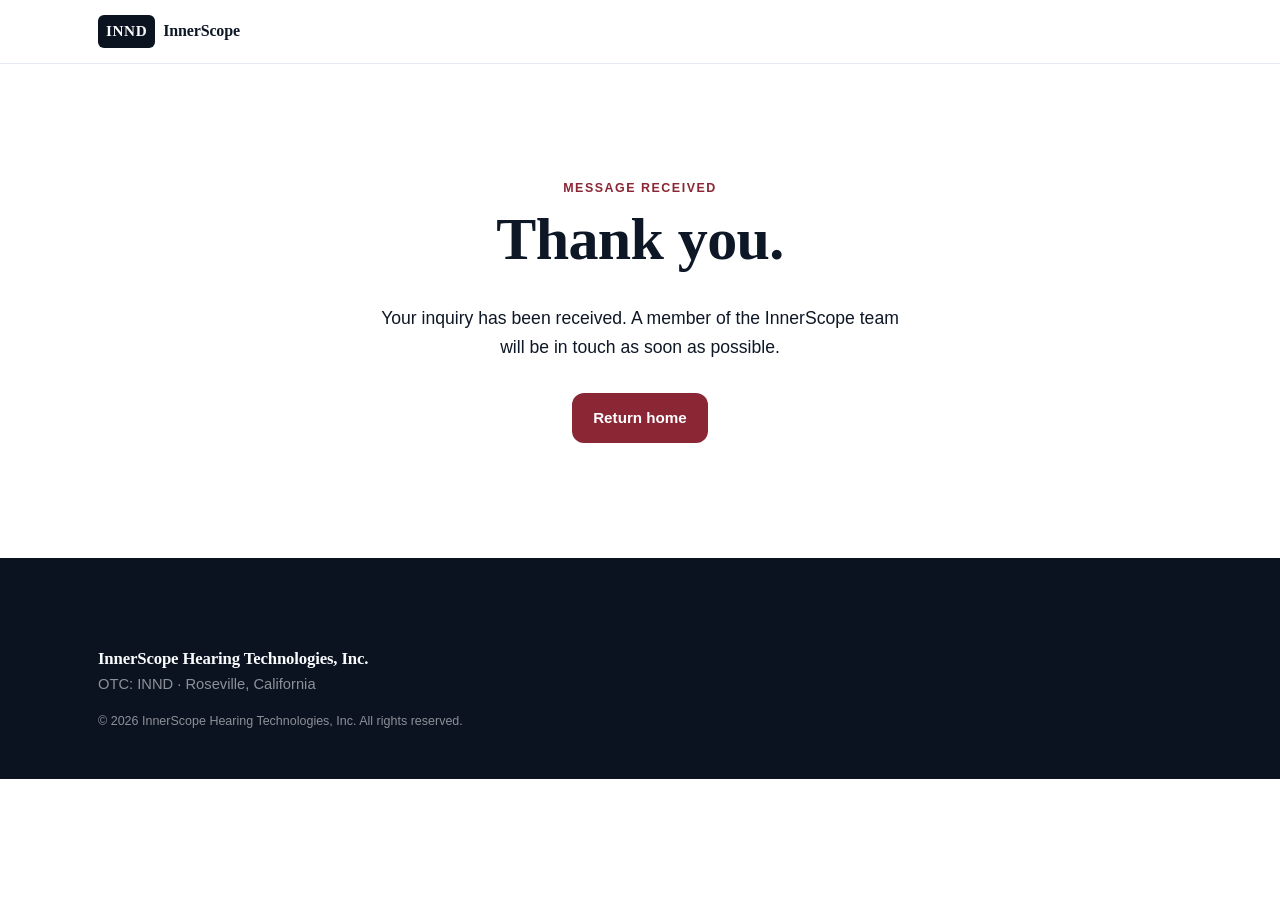
<file: thank-you.html>
<!DOCTYPE html>
<html lang="en">
<head>
<meta charset="utf-8">
<meta name="viewport" content="width=device-width, initial-scale=1">
<title>Thank you | InnerScope Hearing Technologies (OTC: INND)</title>
<meta name="description" content="Your message has been received. InnerScope Hearing Technologies will be in touch shortly.">
<meta name="robots" content="noindex,nofollow">
<link rel="canonical" href="https://innd.com/thank-you.html">
<link rel="icon" type="image/svg+xml" href="/assets/favicon.svg">
<meta name="theme-color" content="#0B1220">
<link rel="manifest" href="/site.webmanifest">
<link rel="stylesheet" href="/styles.css">
</head>
<body>

<a href="#main" class="skip-link">Skip to main content</a>

<header class="site-nav" aria-label="Primary">
  <div class="container nav-row">
    <a class="brand" href="/" aria-label="InnerScope Hearing Technologies, home">
      <span class="brand-mark">INND</span>
      <span class="brand-word">InnerScope</span>
    </a>
  </div>
</header>

<main id="main">
  <section class="section section-light">
    <div class="container" style="text-align:center; max-width:620px;">
      <p class="eyebrow">Message received</p>
      <h1>Thank you.</h1>
      <p class="lede">Your inquiry has been received. A member of the InnerScope team will be in touch as soon as possible.</p>
      <p style="margin-top:32px;"><a class="btn btn-primary" href="/">Return home</a></p>
    </div>
  </section>
</main>

<footer class="site-footer">
  <div class="container">
    <p class="brand-word">InnerScope Hearing Technologies, Inc.</p>
    <p class="muted">OTC: INND &middot; Roseville, California</p>
    <p class="muted micro-note">© <span id="year"></span> InnerScope Hearing Technologies, Inc. All rights reserved.</p>
  </div>
</footer>

<script>document.getElementById('year').textContent = new Date().getFullYear();</script>
</body>
</html>
</file>
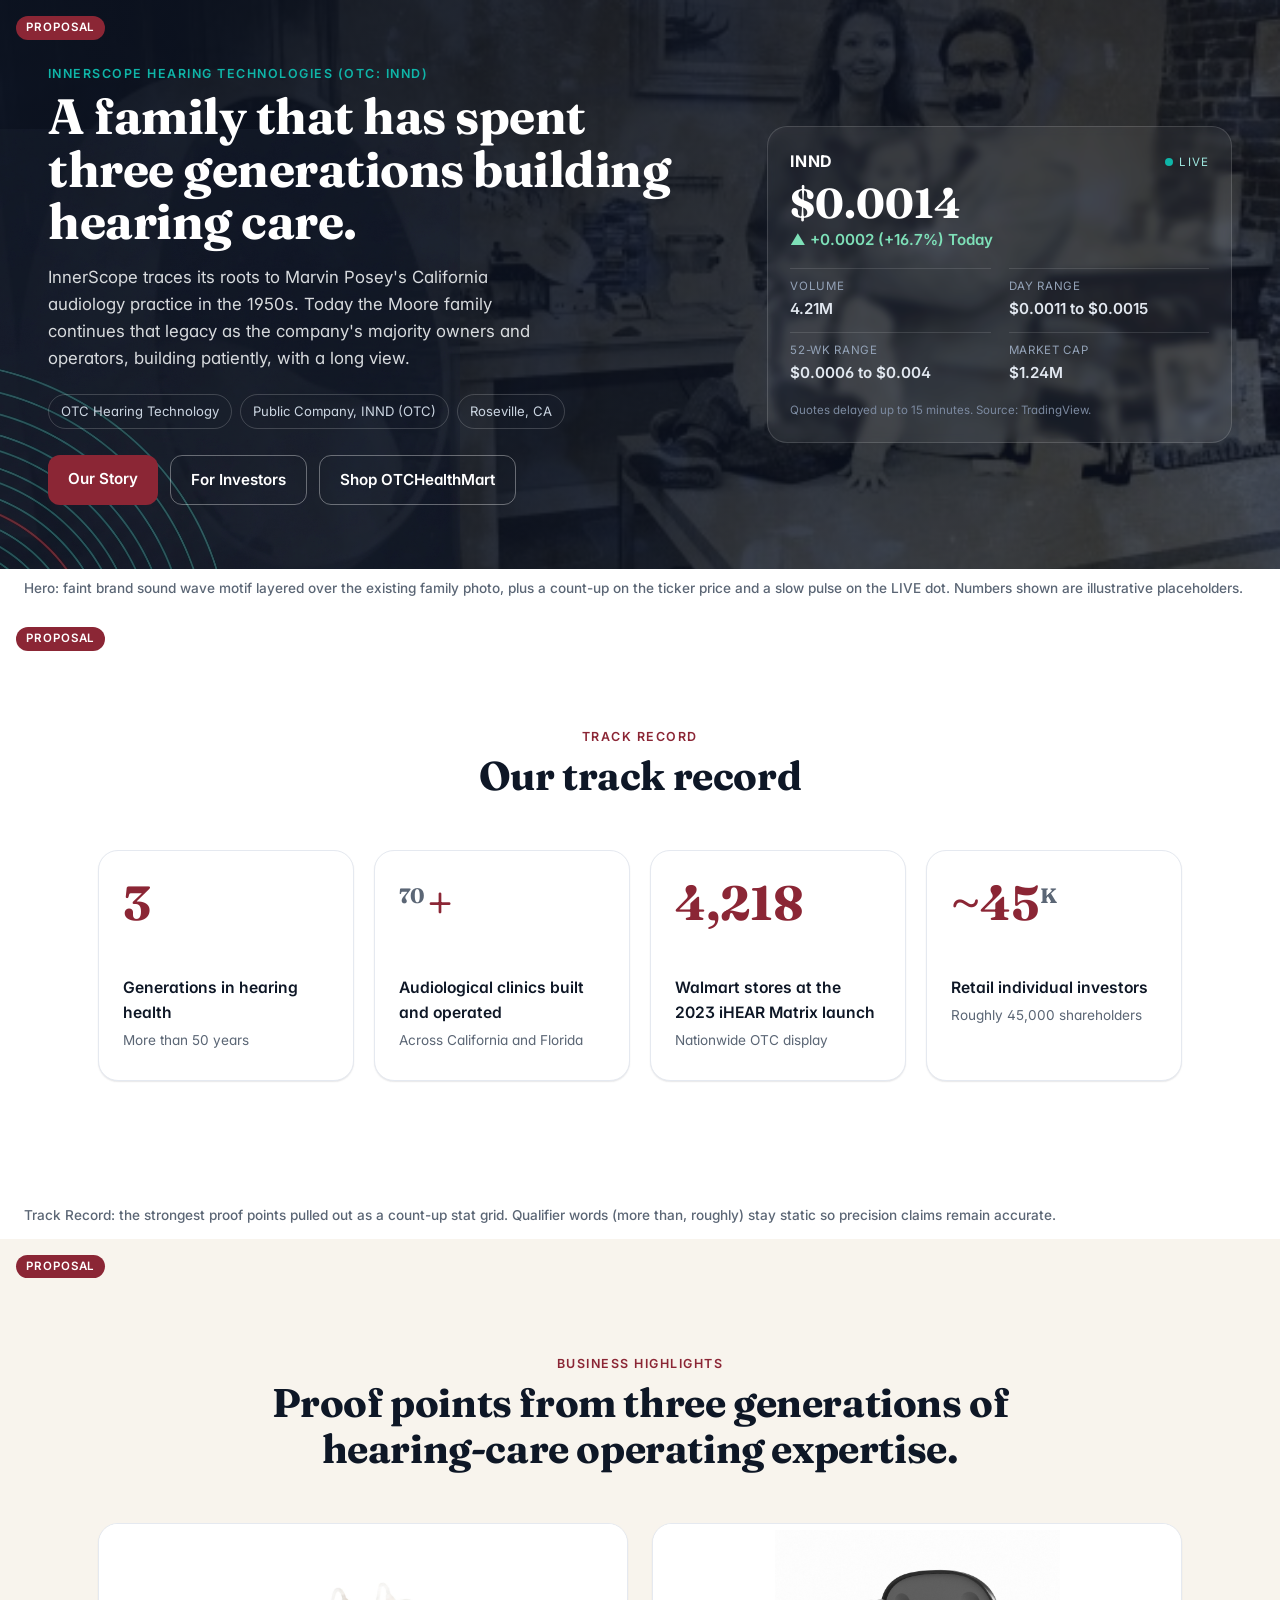
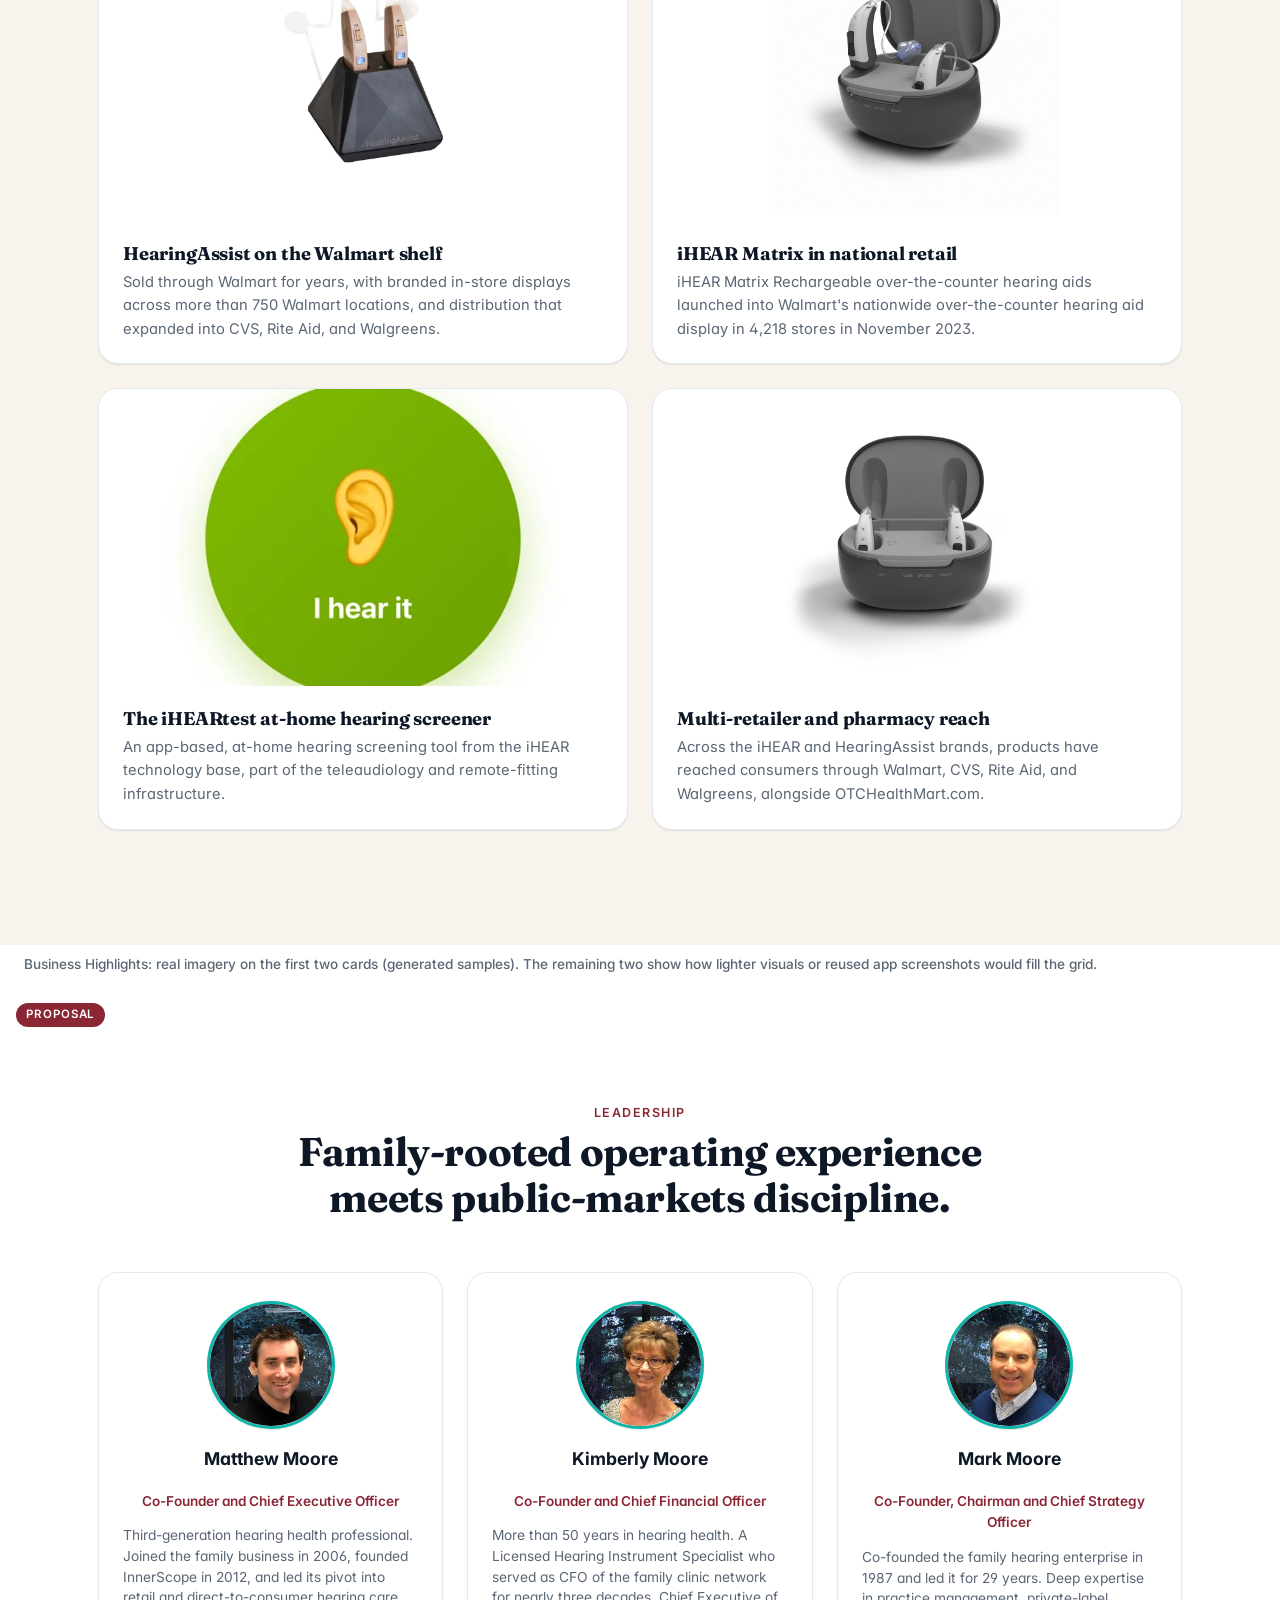
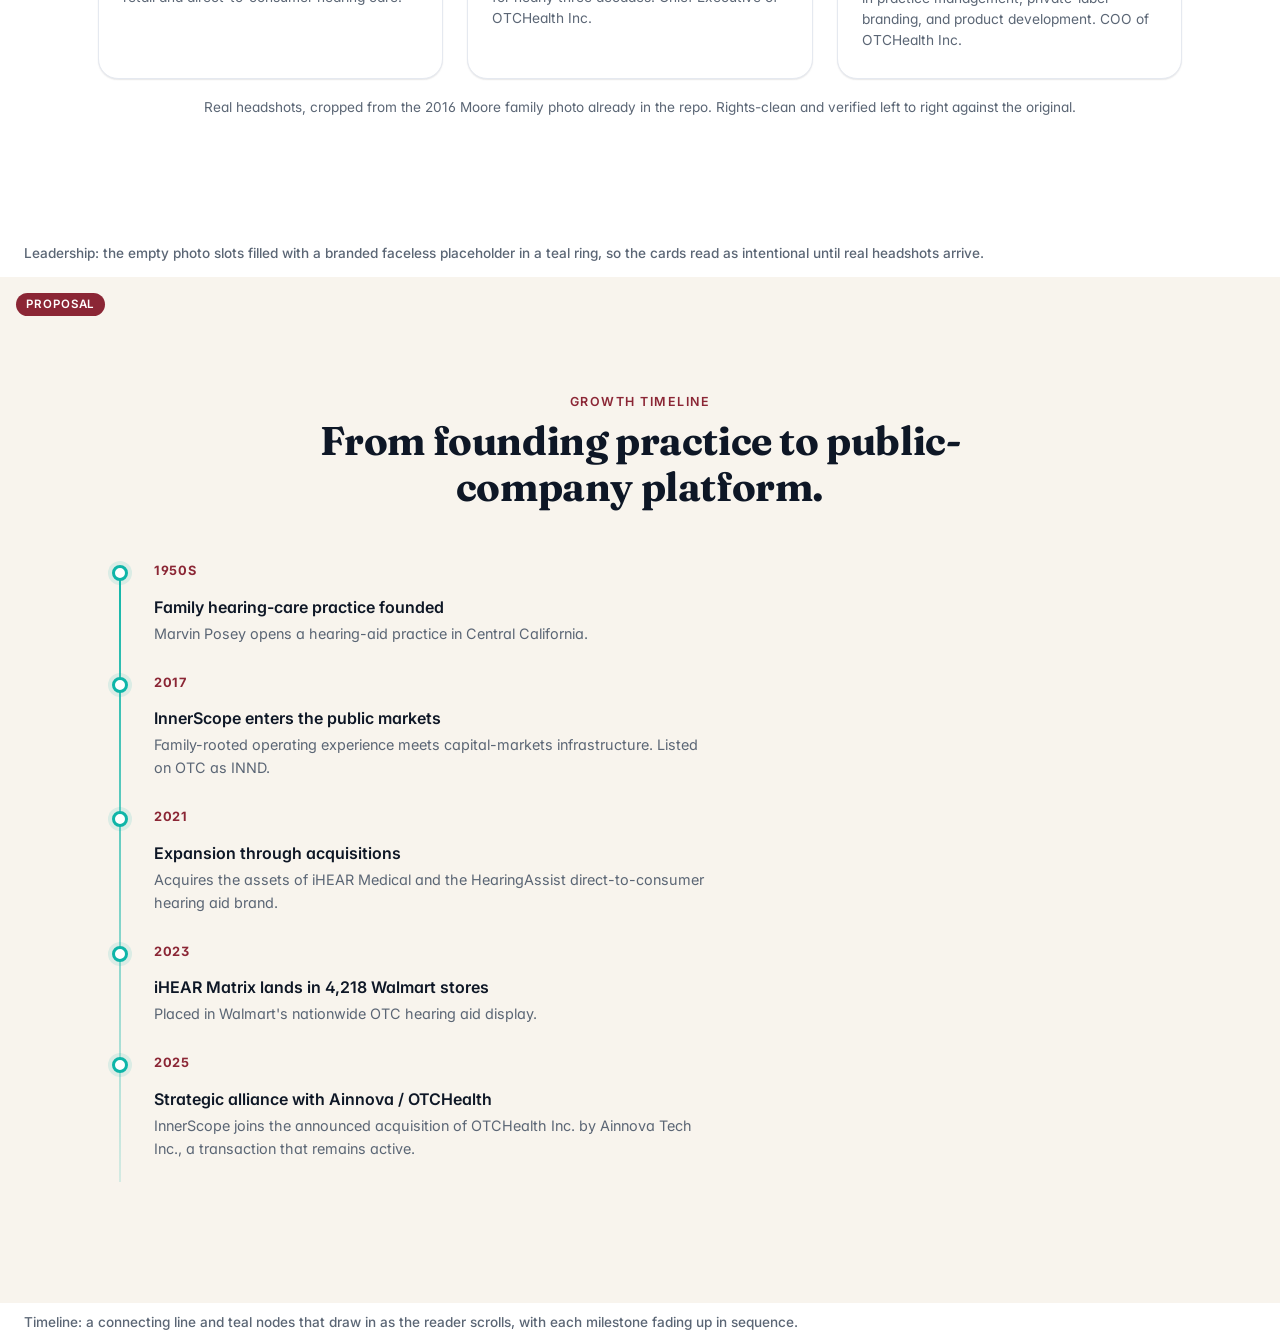
<file: assets/proposed/mockups/redesign-preview.html>
<!DOCTYPE html>
<html lang="en">
<head>
<meta charset="utf-8">
<meta name="viewport" content="width=device-width, initial-scale=1">
<title>INND redesign mockups (proposal)</title>
<link rel="preconnect" href="https://fonts.googleapis.com">
<link rel="preconnect" href="https://fonts.gstatic.com" crossorigin>
<link rel="stylesheet" href="https://fonts.googleapis.com/css2?family=Fraunces:opsz,wght@9..144,400;9..144,500;9..144,600;9..144,700&family=Inter:wght@400;500;600;700&display=swap">
<link rel="stylesheet" href="/styles.css">
<style>
/* ===== mockup-only overlay. Not production. ===== */
body { background: var(--color-bg-alt); }
.mock-wrap { max-width: 1180px; margin: 0 auto; }
.mock-label {
  position: absolute; top: 16px; left: 16px; z-index: 5;
  background: var(--color-accent); color: #fff;
  font: 600 0.72rem/1 var(--font-sans); letter-spacing: 0.08em; text-transform: uppercase;
  padding: 6px 10px; border-radius: 999px;
}
.mock-cap {
  font: 500 0.85rem/1.4 var(--font-sans); color: var(--color-muted);
  padding: 10px 24px 0;
}

/* ---- HERO ---- */
.m-hero { position: relative; overflow: hidden; min-height: 560px; display: flex; align-items: center;
  background-color: #0B1220; }
.m-hero::before { content:""; position:absolute; inset:0;
  background-image:url("/assets/photos/02-moore-family-clinic-1989.jpg");
  background-size:cover; background-position:center 35%; opacity:0.5; }
.m-hero::after { content:""; position:absolute; inset:0;
  background: linear-gradient(105deg, rgba(11,18,32,0.94) 0%, rgba(11,18,32,0.72) 45%, rgba(11,18,32,0.45) 100%); }
.m-hero-wave { position:absolute; left:-60px; bottom:-80px; width:520px; opacity:0.55; z-index:1; pointer-events:none; }
.m-hero-grid { position:relative; z-index:2; display:grid; grid-template-columns: 1.3fr 0.9fr; gap:48px; align-items:center;
  padding: 64px 48px; width:100%; }
.m-hero .eyebrow { color: var(--color-accent-2); }
.m-hero h1 { color:#fff; font-size: clamp(2rem,4vw,3.1rem); line-height:1.06; margin:.4rem 0 1rem; }
.m-hero .subhead { color: rgba(248,250,252,.86); font-size:1.05rem; max-width:46ch; }
.m-badges { display:flex; flex-wrap:wrap; gap:8px; list-style:none; padding:0; margin:1.4rem 0 1.6rem; }
.m-badges li { color:#cbd5e1; border:1px solid rgba(255,255,255,.18); border-radius:999px; padding:6px 12px; font-size:.82rem; }
.m-cta { display:flex; gap:12px; flex-wrap:wrap; }
.m-cta a { display:inline-block; padding:12px 20px; border-radius:var(--radius-md); font-weight:600; font-size:.95rem; }
.m-cta .p { background:var(--color-accent); color:#fff; }
.m-cta .s { border:1px solid rgba(255,255,255,.35); color:#fff; }
/* ticker card */
.m-ticker { background:rgba(255,255,255,.06); border:1px solid rgba(255,255,255,.14); border-radius:var(--radius-lg);
  padding:22px; backdrop-filter: blur(4px); }
.m-ticker .row { display:flex; justify-content:space-between; align-items:center; }
.m-ticker .sym { color:#fff; font-weight:700; letter-spacing:.04em; }
.m-ticker .live { display:inline-flex; align-items:center; gap:6px; color:#9fe7df; font-size:.72rem; letter-spacing:.1em; }
.m-ticker .dot { width:8px; height:8px; border-radius:50%; background:var(--color-accent-2); box-shadow:0 0 0 0 rgba(15,181,168,.7); }
.m-ticker .price { color:#fff; font:700 2.6rem/1 var(--font-display); margin:.5rem 0 .2rem; }
.m-ticker .chg { color:#7ee0b8; font-weight:600; font-size:.95rem; }
.m-ticker .stats { display:grid; grid-template-columns:1fr 1fr; gap:10px 18px; margin-top:16px; }
.m-ticker .stats div { border-top:1px solid rgba(255,255,255,.12); padding-top:8px; }
.m-ticker .stats dt { color:#94a3b8; font-size:.72rem; text-transform:uppercase; letter-spacing:.06em; }
.m-ticker .stats dd { color:#e2e8f0; margin:2px 0 0; font-weight:600; font-size:.95rem; }
.m-ticker .meta { color:#7c8aa0; font-size:.72rem; margin-top:14px; }

/* ---- TRACK RECORD proof grid ---- */
.m-proof { display:grid; grid-template-columns:repeat(4,1fr); gap:20px; }
.m-proof .card { background:#fff; border:1px solid var(--color-border); border-radius:var(--radius-lg);
  padding:28px 24px; box-shadow:var(--shadow-sm); text-align:left; }
.m-proof .num { font:700 3rem/1 var(--font-display); color:var(--color-accent); }
.m-proof .num .q { font-size:1.3rem; color:var(--color-muted); vertical-align:super; margin-right:2px; }
.m-proof .lab { color:var(--color-text); font-weight:600; margin:.5rem 0 0; font-size:.98rem; }
.m-proof .sub { color:var(--color-muted); font-size:.85rem; margin:.3rem 0 0; }

/* ---- BUSINESS HIGHLIGHTS ---- */
.m-high { display:grid; grid-template-columns:repeat(2,1fr); gap:24px; }
.m-high .card { background:#fff; border:1px solid var(--color-border); border-radius:var(--radius-lg);
  overflow:hidden; box-shadow:var(--shadow-sm); display:flex; flex-direction:column; }
.m-high .ph { aspect-ratio:16/9; overflow:hidden; background:var(--color-bg-soft); }
.m-high .ph img { width:100%; height:100%; object-fit:cover; display:block; }
.m-high .ph.product { background:#fff; }
.m-high .ph.product img { object-fit:contain; padding:6px; }
.m-high .ph.empty { display:flex; align-items:center; justify-content:center; color:var(--color-muted);
  font-size:.85rem; background:repeating-linear-gradient(45deg,#f1ece2,#f1ece2 12px,#f6f1e8 12px,#f6f1e8 24px); }
.m-high .body { padding:22px 24px; }
.m-high h3 { margin:0 0 .4rem; font-size:1.15rem; }
.m-high p { color:var(--color-muted); font-size:.92rem; margin:0; }

/* ---- LEADERSHIP ---- */
.m-lead { display:grid; grid-template-columns:repeat(3,1fr); gap:24px; }
.m-lead .card { background:#fff; border:1px solid var(--color-border); border-radius:var(--radius-lg);
  padding:28px 24px; box-shadow:var(--shadow-sm); text-align:center; }
.m-lead .ring { width:128px; height:128px; margin:0 auto 16px; border-radius:50%; overflow:hidden;
  border:3px solid var(--color-accent-2); box-shadow:var(--shadow-sm); }
.m-lead .ring img { width:100%; height:100%; object-fit:cover; display:block; }
.m-lead .nm { font-weight:700; font-size:1.1rem; color:var(--color-text); }
.m-lead .ti { color:var(--color-accent); font-size:.85rem; font-weight:600; margin:.2rem 0 .8rem; }
.m-lead .bio { color:var(--color-muted); font-size:.86rem; line-height:1.5; text-align:left; }
.m-note { color:var(--color-muted); font-size:.85rem; margin-top:18px; text-align:center; }

/* ---- TIMELINE ---- */
.m-tl { position:relative; padding-left:8px; }
.m-tl ol { list-style:none; margin:0; padding:0; position:relative; }
.m-tl ol::before { content:""; position:absolute; left:13px; top:6px; bottom:6px; width:2px;
  background:linear-gradient(var(--color-accent-2), rgba(15,181,168,.15)); }
.m-tl li { position:relative; padding:0 0 28px 48px; }
.m-tl li::before { content:""; position:absolute; left:6px; top:4px; width:16px; height:16px; border-radius:50%;
  background:#fff; border:3px solid var(--color-accent-2); box-shadow:0 0 0 4px rgba(15,181,168,.12); }
.m-tl .yr { font-weight:700; color:var(--color-accent); text-transform:uppercase; letter-spacing:.05em; font-size:.8rem; }
.m-tl .ti { font-weight:600; margin:.1rem 0; }
.m-tl .su { color:var(--color-muted); font-size:.9rem; margin:0; max-width:62ch; }
</style>
</head>
<body>

<!-- ===================== HERO ===================== -->
<section class="m-hero" id="m-hero">
  <span class="mock-label">Proposal</span>
  <img class="m-hero-wave" src="/assets/proposed/sample-hero-soundwave.png" alt="">
  <div class="m-hero-grid">
    <div>
      <p class="eyebrow">InnerScope Hearing Technologies (OTC: INND)</p>
      <h1>A family that has spent three generations building hearing care.</h1>
      <p class="subhead">InnerScope traces its roots to Marvin Posey's California audiology practice in the 1950s. Today the Moore family continues that legacy as the company's majority owners and operators, building patiently, with a long view.</p>
      <ul class="m-badges">
        <li>OTC Hearing Technology</li><li>Public Company, INND (OTC)</li><li>Roseville, CA</li>
      </ul>
      <div class="m-cta"><a class="p" href="#">Our Story</a><a class="s" href="#">For Investors</a><a class="s" href="#">Shop OTCHealthMart</a></div>
    </div>
    <div class="m-ticker">
      <div class="row"><span class="sym">INND</span><span class="live"><span class="dot"></span>LIVE</span></div>
      <p class="price">$0.0014</p>
      <p class="chg">&#9650; +0.0002 (+16.7%) Today</p>
      <dl class="stats">
        <div><dt>Volume</dt><dd>4.21M</dd></div>
        <div><dt>Day range</dt><dd>$0.0011 to $0.0015</dd></div>
        <div><dt>52-wk range</dt><dd>$0.0006 to $0.004</dd></div>
        <div><dt>Market cap</dt><dd>$1.24M</dd></div>
      </dl>
      <p class="meta">Quotes delayed up to 15 minutes. Source: TradingView.</p>
    </div>
  </div>
</section>
<p class="mock-cap">Hero: faint brand sound wave motif layered over the existing family photo, plus a count-up on the ticker price and a slow pulse on the LIVE dot. Numbers shown are illustrative placeholders.</p>

<!-- ===================== TRACK RECORD ===================== -->
<section class="section section-light" id="m-track" style="position:relative;">
  <span class="mock-label">Proposal</span>
  <div class="container mock-wrap">
    <header class="section-head"><p class="eyebrow">Track record</p><h2>Our track record</h2></header>
    <div class="m-proof">
      <div class="card"><p class="num">3</p><p class="lab">Generations in hearing health</p><p class="sub">More than 50 years</p></div>
      <div class="card"><p class="num"><span class="q">70</span>+</p><p class="lab">Audiological clinics built and operated</p><p class="sub">Across California and Florida</p></div>
      <div class="card"><p class="num">4,218</p><p class="lab">Walmart stores at the 2023 iHEAR Matrix launch</p><p class="sub">Nationwide OTC display</p></div>
      <div class="card"><p class="num">~45<span class="q" style="font-size:1.3rem">K</span></p><p class="lab">Retail individual investors</p><p class="sub">Roughly 45,000 shareholders</p></div>
    </div>
  </div>
</section>
<p class="mock-cap">Track Record: the strongest proof points pulled out as a count-up stat grid. Qualifier words (more than, roughly) stay static so precision claims remain accurate.</p>

<!-- ===================== BUSINESS HIGHLIGHTS ===================== -->
<section class="section section-soft" id="m-high" style="position:relative;">
  <span class="mock-label">Proposal</span>
  <div class="container mock-wrap">
    <header class="section-head"><p class="eyebrow">Business highlights</p><h2>Proof points from three generations of hearing-care operating expertise.</h2></header>
    <div class="m-high">
      <div class="card"><div class="ph product"><img src="/assets/proposed/real/real-hearingassist-hero.jpg" alt="HearingAssist rechargeable behind-the-ear hearing aids on their charging base."></div>
        <div class="body"><h3>HearingAssist on the Walmart shelf</h3><p>Sold through Walmart for years, with branded in-store displays across more than 750 Walmart locations, and distribution that expanded into CVS, Rite Aid, and Walgreens.</p></div></div>
      <div class="card"><div class="ph product"><img src="/assets/proposed/real/real-matrix-pair.jpg" alt="iHEAR Matrix rechargeable over-the-counter hearing aids in their charging case."></div>
        <div class="body"><h3>iHEAR Matrix in national retail</h3><p>iHEAR Matrix Rechargeable over-the-counter hearing aids launched into Walmart's nationwide over-the-counter hearing aid display in 4,218 stores in November 2023.</p></div></div>
      <div class="card"><div class="ph"><img src="/iheartest/assets/screen-test.webp" alt="iHEARtest at-home hearing screening app."></div>
        <div class="body"><h3>The iHEARtest at-home hearing screener</h3><p>An app-based, at-home hearing screening tool from the iHEAR technology base, part of the teleaudiology and remote-fitting infrastructure.</p></div></div>
      <div class="card"><div class="ph product"><img src="/assets/proposed/real/real-matrix-case.jpg" alt="iHEAR Matrix charging case, front view."></div>
        <div class="body"><h3>Multi-retailer and pharmacy reach</h3><p>Across the iHEAR and HearingAssist brands, products have reached consumers through Walmart, CVS, Rite Aid, and Walgreens, alongside OTCHealthMart.com.</p></div></div>
    </div>
  </div>
</section>
<p class="mock-cap">Business Highlights: real imagery on the first two cards (generated samples). The remaining two show how lighter visuals or reused app screenshots would fill the grid.</p>

<!-- ===================== LEADERSHIP ===================== -->
<section class="section section-light" id="m-lead" style="position:relative;">
  <span class="mock-label">Proposal</span>
  <div class="container mock-wrap">
    <header class="section-head"><p class="eyebrow">Leadership</p><h2>Family-rooted operating experience meets public-markets discipline.</h2></header>
    <div class="m-lead">
      <div class="card"><div class="ring"><img src="/assets/proposed/real/headshot-matthew.png" alt="Matthew Moore"></div>
        <p class="nm">Matthew Moore</p><p class="ti">Co-Founder and Chief Executive Officer</p>
        <p class="bio">Third-generation hearing health professional. Joined the family business in 2006, founded InnerScope in 2012, and led its pivot into retail and direct-to-consumer hearing care.</p></div>
      <div class="card"><div class="ring"><img src="/assets/proposed/real/headshot-kimberly.png" alt="Kimberly Moore"></div>
        <p class="nm">Kimberly Moore</p><p class="ti">Co-Founder and Chief Financial Officer</p>
        <p class="bio">More than 50 years in hearing health. A Licensed Hearing Instrument Specialist who served as CFO of the family clinic network for nearly three decades. Chief Executive of OTCHealth Inc.</p></div>
      <div class="card"><div class="ring"><img src="/assets/proposed/real/headshot-mark.png" alt="Mark Moore"></div>
        <p class="nm">Mark Moore</p><p class="ti">Co-Founder, Chairman and Chief Strategy Officer</p>
        <p class="bio">Co-founded the family hearing enterprise in 1987 and led it for 29 years. Deep expertise in practice management, private-label branding, and product development. COO of OTCHealth Inc.</p></div>
    </div>
    <p class="m-note">Real headshots, cropped from the 2016 Moore family photo already in the repo. Rights-clean and verified left to right against the original.</p>
  </div>
</section>
<p class="mock-cap">Leadership: the empty photo slots filled with a branded faceless placeholder in a teal ring, so the cards read as intentional until real headshots arrive.</p>

<!-- ===================== TIMELINE ===================== -->
<section class="section section-soft" id="m-tl" style="position:relative;">
  <span class="mock-label">Proposal</span>
  <div class="container mock-wrap">
    <header class="section-head"><p class="eyebrow">Growth timeline</p><h2>From founding practice to public-company platform.</h2></header>
    <div class="m-tl">
      <ol>
        <li><p class="yr">1950s</p><p class="ti">Family hearing-care practice founded</p><p class="su">Marvin Posey opens a hearing-aid practice in Central California.</p></li>
        <li><p class="yr">2017</p><p class="ti">InnerScope enters the public markets</p><p class="su">Family-rooted operating experience meets capital-markets infrastructure. Listed on OTC as INND.</p></li>
        <li><p class="yr">2021</p><p class="ti">Expansion through acquisitions</p><p class="su">Acquires the assets of iHEAR Medical and the HearingAssist direct-to-consumer hearing aid brand.</p></li>
        <li><p class="yr">2023</p><p class="ti">iHEAR Matrix lands in 4,218 Walmart stores</p><p class="su">Placed in Walmart's nationwide OTC hearing aid display.</p></li>
        <li><p class="yr">2025</p><p class="ti">Strategic alliance with Ainnova / OTCHealth</p><p class="su">InnerScope joins the announced acquisition of OTCHealth Inc. by Ainnova Tech Inc., a transaction that remains active.</p></li>
      </ol>
    </div>
  </div>
</section>
<p class="mock-cap">Timeline: a connecting line and teal nodes that draw in as the reader scrolls, with each milestone fading up in sequence.</p>

</body>
</html>
</file>
<file: styles.css>
/* ==========================================================================
   INND.com - design system + component styles
   ========================================================================== */

:root {
  --color-bg: #0B1220;
  --color-bg-alt: #FFFFFF;
  --color-bg-soft: #F8F4ED;       /* cream - alternating section bg */
  --color-text: #0E1726;
  --color-text-inverse: #F8FAFC;
  --color-muted: #5B6675;
  --color-accent: #8B2635;        /* oxblood - primary accent */
  --color-accent-2: #0FB5A8;
  --color-danger: #E63946;
  --color-border: #E5E9F0;

  --font-sans: "Inter", "Source Sans 3", "Source Sans Pro", -apple-system, BlinkMacSystemFont, "Segoe UI", Helvetica, Arial, sans-serif;
  --font-display: "Fraunces", Georgia, "Times New Roman", serif;
  --radius-sm: 6px;
  --radius-md: 12px;
  --radius-lg: 20px;
  --shadow-sm: 0 1px 2px rgba(14, 23, 38, 0.06), 0 1px 1px rgba(14, 23, 38, 0.04);
  --shadow-md: 0 6px 18px rgba(14, 23, 38, 0.08), 0 2px 4px rgba(14, 23, 38, 0.04);
  --shadow-lg: 0 18px 40px rgba(14, 23, 38, 0.12);

  --max-content: 1180px;
  --pad-x: 24px;
  --pad-x-lg: 48px;
  --section-y: clamp(64px, 9vw, 128px);
  --nav-h: 64px;
}

*, *::before, *::after { box-sizing: border-box; }

html {
  scroll-behavior: smooth;
  scroll-padding-top: calc(var(--nav-h) + 16px);
}

body {
  margin: 0;
  font-family: var(--font-sans);
  font-size: clamp(16px, 1.05vw, 18px);
  line-height: 1.6;
  color: var(--color-text);
  background: var(--color-bg-alt);
  -webkit-font-smoothing: antialiased;
  text-rendering: optimizeLegibility;
  font-feature-settings: "ss01", "cv11";  /* Inter: refined alternates */
}

/* Display typography - Fraunces on headings and editorial moments */
h1, h2, h3,
.brand-mark,
.brand-word {
  font-family: var(--font-display);
  font-weight: 600;
  letter-spacing: -0.01em;
  font-feature-settings: "ss01";
}
h1 { font-weight: 700; line-height: 1.08; letter-spacing: -0.02em; }
h2 { font-weight: 600; line-height: 1.12; letter-spacing: -0.015em; }
h3 { font-weight: 600; line-height: 1.2; }

img, picture, source { max-width: 100%; height: auto; display: block; }

a { color: var(--color-accent); text-decoration: none; }
a:hover, a:focus-visible { text-decoration: underline; }

:focus-visible {
  outline: 2px solid var(--color-accent);
  outline-offset: 2px;
  border-radius: 2px;
}

.skip-link {
  position: absolute; left: -9999px; top: -9999px;
  background: var(--color-accent); color: #fff; padding: 12px 16px;
  font-weight: 600; z-index: 1000;
}
.skip-link:focus {
  left: 16px; top: 16px;
}

.container {
  max-width: var(--max-content);
  margin: 0 auto;
  padding: 0 var(--pad-x);
}
@media (min-width: 900px) { .container { padding: 0 var(--pad-x-lg); } }

/* ---------- Typography ---------- */

h1, h2, h3, h4 { font-weight: 700; line-height: 1.15; letter-spacing: -0.01em; margin: 0 0 0.5em; }
h1 { font-size: clamp(2.25rem, 5vw, 3.75rem); }
h2 { font-size: clamp(1.75rem, 3.4vw, 2.5rem); }
h3 { font-size: clamp(1.15rem, 1.6vw, 1.35rem); }
p { margin: 0 0 1em; }
p:last-child { margin-bottom: 0; }

.eyebrow {
  font-family: var(--font-sans);
  text-transform: uppercase;
  letter-spacing: 0.12em;
  font-size: 0.78rem;
  font-weight: 600;
  color: var(--color-accent);
  margin: 0 0 0.5em;
}
.section-dark .eyebrow { color: var(--color-accent-2); }
.lede { font-size: 1.1em; color: var(--color-text); }
.muted { color: var(--color-muted); }
.micro-note { font-size: 0.85em; color: var(--color-muted); }

/* tabular numerals on financial blocks */
.metric-value, .ticker-price, .quote-price, .timeline-year {
  font-variant-numeric: tabular-nums;
  font-feature-settings: "tnum";
}

/* ---------- Sections ---------- */

.section {
  padding: var(--section-y) 0;
}
.section-light { background: var(--color-bg-alt); }
.section-soft  { background: var(--color-bg-soft); }
.section-dark  { background: var(--color-bg); color: var(--color-text-inverse); }
.section-dark h2, .section-dark h3, .section-dark dt { color: var(--color-text-inverse); }
.section-dark p, .section-dark li, .section-dark dd { color: rgba(248, 250, 252, 0.86); }
.section-dark a { color: #79bcff; }

.section-head {
  max-width: 760px;
  margin: 0 auto clamp(32px, 4vw, 56px);
  text-align: center;
}
.section-head .eyebrow { margin-inline: auto; }

.fls-callout {
  font-size: 0.85em;
  color: var(--color-muted);
  background: rgba(31, 143, 255, 0.06);
  border-left: 3px solid var(--color-accent);
  padding: 10px 14px;
  border-radius: 0 var(--radius-sm) var(--radius-sm) 0;
  text-align: left;
  margin-top: 16px;
}
.section-dark .fls-callout {
  background: rgba(15, 181, 168, 0.08);
  border-left-color: var(--color-accent-2);
  color: rgba(248, 250, 252, 0.78);
}

/* ---------- Nav ---------- */

.site-nav {
  position: sticky;
  top: 0;
  height: var(--nav-h);
  background: rgba(255, 255, 255, 0.85);
  -webkit-backdrop-filter: saturate(160%) blur(8px);
  backdrop-filter: saturate(160%) blur(8px);
  border-bottom: 1px solid var(--color-border);
  z-index: 100;
}
.nav-row {
  display: flex; align-items: center; justify-content: space-between; height: 100%;
}
.brand {
  display: inline-flex; align-items: baseline; gap: 8px;
  font-weight: 700; color: var(--color-text); text-decoration: none;
}
.brand-mark {
  font-weight: 800; font-size: 0.95rem; letter-spacing: 0.04em;
  background: var(--color-bg); color: var(--color-text-inverse);
  padding: 4px 8px; border-radius: var(--radius-sm);
}
.brand-word { font-size: 1rem; }
.nav-links { display: none; gap: 24px; }
.nav-links a { color: var(--color-text); font-weight: 500; font-size: 0.95rem; }
@media (min-width: 768px) { .nav-links { display: flex; } }

/* ---------- Hero ---------- */

/* Hero - 1989 family clinic photo with Ken Burns motion + gradient */
.hero {
  position: relative;
  isolation: isolate;
  color: var(--color-text-inverse);
  padding: clamp(72px, 9vw, 128px) 0 clamp(64px, 8vw, 112px);
  overflow: hidden;
  background-color: #0B1220;  /* fallback color until background-image loads */
}
.hero::before {
  /* Photo layer with slow Ken Burns zoom */
  content: "";
  position: absolute;
  inset: -4%;
  background-image: url("/assets/photos/02-moore-family-clinic-1989.jpg");
  background-size: cover;
  background-position: center 35%;
  background-repeat: no-repeat;
  z-index: -2;
  animation: kenBurnsHero 32s ease-in-out infinite alternate;
  will-change: transform;
}
.hero::after {
  /* Dark gradient + subtle SVG noise for film-grain texture */
  content: "";
  position: absolute;
  inset: 0;
  z-index: -1;
  background:
    linear-gradient(180deg, rgba(11, 18, 32, 0.62) 0%, rgba(11, 18, 32, 0.88) 100%),
    url("data:image/svg+xml;utf8,<svg xmlns='http://www.w3.org/2000/svg' width='180' height='180'><filter id='n'><feTurbulence type='fractalNoise' baseFrequency='0.85' numOctaves='2' stitchTiles='stitch'/><feColorMatrix values='0 0 0 0 0  0 0 0 0 0  0 0 0 0 0  0 0 0 0.6 0'/></filter><rect width='100%25' height='100%25' filter='url(%23n)' opacity='0.045'/></svg>");
  background-size: cover, 180px 180px;
  pointer-events: none;
}

@keyframes kenBurnsHero {
  0%   { transform: scale(1.00) translate(0%, 0%); }
  100% { transform: scale(1.08) translate(-1.2%, -1.0%); }
}

@media (prefers-reduced-motion: reduce) {
  .hero::before { animation: none; }
}
.hero-grid {
  display: grid; gap: clamp(32px, 5vw, 56px);
  grid-template-columns: 1fr;
  align-items: start;
}
@media (min-width: 1024px) {
  .hero-grid { grid-template-columns: minmax(0, 1.15fr) minmax(0, 1fr); }
}
.hero h1 { color: var(--color-text-inverse); }
.hero .eyebrow { color: var(--color-accent-2); }
.hero .subhead { color: rgba(248, 250, 252, 0.92); font-size: 1.1em; max-width: 56ch; }

.badges {
  list-style: none; padding: 0; margin: 24px 0 0;
  display: flex; flex-wrap: wrap; gap: 8px;
}
.badges li {
  font-size: 0.8rem; padding: 6px 10px; border-radius: 999px;
  background: rgba(248, 250, 252, 0.08);
  border: 1px solid rgba(248, 250, 252, 0.14);
  color: rgba(248, 250, 252, 0.86);
}

.cta-row { display: flex; flex-wrap: wrap; gap: 12px; margin-top: 28px; }
.btn {
  display: inline-block; padding: 12px 20px; border-radius: var(--radius-md);
  font-weight: 600; font-size: 0.95rem; text-decoration: none;
  border: 1px solid transparent; cursor: pointer;
}
.btn-primary {
  background: var(--color-accent); color: #fff;
}
.btn-primary:hover { background: #71212C; text-decoration: none; }  /* darker oxblood */
.btn-secondary {
  background: transparent; color: var(--color-text-inverse);
  border-color: rgba(248, 250, 252, 0.34);
}
.btn-secondary:hover { background: rgba(248, 250, 252, 0.08); text-decoration: none; }

.hero-ticker {
  background: rgba(255, 255, 255, 0.04);
  border: 1px solid rgba(248, 250, 252, 0.12);
  border-radius: var(--radius-lg);
  padding: 16px;
}
.tv-widget-mount { width: 100%; min-height: 220px; }
.tv-widget-mount.tv-chart {
  min-height: 480px;
  height: 480px;  /* TradingView autosize requires explicit pixel height on parent */
}
/* Make sure TradingView's intermediate divs fill the chart-mount fully so the
   iframe doesn't collapse to its default ~120px height. */
.tv-widget-mount.tv-chart .tradingview-widget-container,
.tv-widget-mount.tv-chart .tradingview-widget-container__widget,
.tv-widget-mount.tv-chart iframe {
  height: 100% !important;
  width: 100%;
}
.quote-disclosure {
  font-size: 0.78rem; color: rgba(248, 250, 252, 0.6); margin: 10px 4px 0;
}
.section-light .quote-disclosure,
.section-soft  .quote-disclosure { color: var(--color-muted); }

/* ---------- Legacy ---------- */

.legacy-grid {
  display: grid; gap: clamp(24px, 4vw, 48px);
  grid-template-columns: 1fr;
}
@media (min-width: 900px) {
  .legacy-grid { grid-template-columns: minmax(0, 1fr) minmax(0, 1.1fr); align-items: start; }
}
.legacy-photo {
  margin: 0;
  border-radius: var(--radius-md);
  overflow: hidden;
  box-shadow: var(--shadow-md);
}
.legacy-photo img { width: 100%; height: auto; }
.legacy-photo figcaption {
  padding: 12px 14px;
  font-size: 0.85em; color: var(--color-muted);
  background: var(--color-bg-alt);
}
.legacy-photo-body { margin-top: 28px; max-width: 520px; }
.legacy-prose .lede { font-size: 1.15em; }

/* ---------- Timeline ---------- */

.timeline {
  list-style: none; padding: 0; margin: 0;
  display: grid; gap: 18px;
  grid-template-columns: 1fr;
}
@media (min-width: 700px) {
  .timeline { grid-template-columns: repeat(2, 1fr); }
}
@media (min-width: 1024px) {
  .timeline { grid-template-columns: repeat(4, 1fr); }
}
.timeline li {
  background: var(--color-bg-alt);
  border: 1px solid var(--color-border);
  border-radius: var(--radius-md);
  padding: 20px;
  box-shadow: var(--shadow-sm);
}
.timeline-year {
  font-size: 0.78rem; font-weight: 700; letter-spacing: 0.08em;
  color: var(--color-accent); text-transform: uppercase;
}
.timeline-title { font-weight: 700; margin: 6px 0 8px; line-height: 1.25; }
.timeline-summary { font-size: 0.92em; color: var(--color-muted); margin: 0; }

/* ---------- Current chapter ---------- */

.current-prose {
  max-width: 760px; margin: 0 auto;
}
.current-prose p { font-size: 1.08em; }
.current-links {
  list-style: none; padding: 0; margin: 32px auto 0;
  max-width: 760px; display: flex; gap: 12px; flex-wrap: wrap;
}
.current-links a {
  display: inline-block; padding: 10px 14px; border-radius: var(--radius-md);
  background: rgba(31, 143, 255, 0.08); font-weight: 600;
}
.current-links a:hover { background: rgba(31, 143, 255, 0.14); text-decoration: none; }

/* ---------- Brands ---------- */

.brand-grid {
  display: grid; gap: 24px;
  grid-template-columns: 1fr;
}
@media (min-width: 800px) {
  .brand-grid { grid-template-columns: repeat(2, 1fr); }
}
.brand-card {
  background: var(--color-bg-alt);
  border: 1px solid var(--color-border);
  border-radius: var(--radius-lg);
  padding: 28px;
  box-shadow: var(--shadow-sm);
  display: flex; flex-direction: column; gap: 12px;
}
.brand-card .tagline { font-weight: 600; color: var(--color-text); }
.brand-card .channels { font-size: 0.85em; color: var(--color-muted); }
.brand-card .channels strong { color: var(--color-text); font-weight: 600; }

/* ---------- Market ---------- */

.market-grid {
  display: grid; gap: 24px;
  grid-template-columns: 1fr;
}
@media (min-width: 800px) {
  .market-grid { grid-template-columns: repeat(3, 1fr); }
}
.market-grid > div {
  background: var(--color-bg-soft);
  border-radius: var(--radius-md);
  padding: 24px;
}

/* ---------- Leadership ---------- */

.leadership-hero {
  margin: 0 0 clamp(32px, 4vw, 56px);
  border-radius: var(--radius-lg);
  overflow: hidden;
  box-shadow: var(--shadow-md);
}
.leadership-hero img { width: 100%; height: auto; display: block; }
.leadership-hero figcaption {
  padding: 12px 16px;
  font-size: 0.85em; color: var(--color-muted);
  background: var(--color-bg-alt);
}
.leader-grid {
  display: grid; gap: 24px;
  grid-template-columns: 1fr;
}
@media (min-width: 820px) {
  .leader-grid { grid-template-columns: repeat(3, 1fr); }
}
.leader-card {
  background: var(--color-bg-alt);
  border: 1px solid var(--color-border);
  border-radius: var(--radius-lg);
  padding: 28px;
  box-shadow: var(--shadow-sm);
}
/* Premium leader card: avatar + name/title row, then bio below */
.leader-card-head {
  display: flex;
  align-items: center;
  gap: 16px;
  margin-bottom: 16px;
}
.leader-avatar {
  flex-shrink: 0;
  width: 64px; height: 64px;
  border-radius: 50%;
  background: var(--color-bg-soft);
  border: 2px solid var(--color-border);
  overflow: hidden;
  display: flex; align-items: center; justify-content: center;
}
.leader-avatar img {
  width: 100%; height: 100%;
  object-fit: cover;
}
.leader-monogram {
  font-family: var(--font-display);
  font-weight: 700;
  font-size: 1.3rem;
  color: var(--color-accent);
  line-height: 1;
  user-select: none;
  letter-spacing: -0.02em;
}
.leader-meta { flex: 1; min-width: 0; }
.leader-card .leader-name {
  font-weight: 700; font-size: 1.1rem; margin: 0 0 3px;
}
.leader-card .leader-title {
  color: var(--color-accent); font-weight: 600; font-size: 0.85rem; margin: 0;
}
.leader-card .leader-bio { color: var(--color-muted); margin: 0; font-size: 0.95em; }

.leader-note {
  text-align: center; max-width: 600px; margin: 28px auto 0;
  font-size: 0.9em; color: var(--color-muted); font-style: italic;
}

/* ---------- Mobile navigation ---------- */

.nav-toggle {
  display: flex;
  align-items: center;
  justify-content: center;
  width: 40px; height: 40px;
  border: none;
  background: transparent;
  cursor: pointer;
  padding: 0;
  color: var(--color-text);
  border-radius: var(--radius-sm);
  transition: background-color 0.2s ease;
  flex-shrink: 0;
}
.nav-toggle:hover { background: rgba(0, 0, 0, 0.06); }
.nav-toggle:focus-visible {
  outline: 2px solid var(--color-accent);
  outline-offset: 2px;
}
@media (min-width: 768px) { .nav-toggle { display: none; } }

/* Mobile nav overlay + slide-in panel */
.mobile-nav {
  position: fixed;
  inset: 0;
  z-index: 300;
  display: flex;
  visibility: hidden;
  pointer-events: none;
  background: rgba(11, 18, 32, 0);
  transition: background-color 0.3s ease, visibility 0s linear 0.3s;
}
.mobile-nav.is-open {
  visibility: visible;
  pointer-events: auto;
  background: rgba(11, 18, 32, 0.55);
  transition: background-color 0.3s ease, visibility 0s linear 0s;
  backdrop-filter: blur(3px);
  -webkit-backdrop-filter: blur(3px);
}
.mobile-nav-panel {
  background: var(--color-bg-alt);
  width: min(300px, 88vw);
  height: 100%;
  padding: 20px 24px 32px;
  display: flex;
  flex-direction: column;
  box-shadow: var(--shadow-lg);
  transform: translateX(-100%);
  transition: transform 0.32s cubic-bezier(0.22, 1, 0.36, 1);
  overflow-y: auto;
}
.mobile-nav.is-open .mobile-nav-panel {
  transform: translateX(0);
}
.mobile-nav-header {
  display: flex;
  align-items: center;
  justify-content: space-between;
  margin-bottom: 24px;
  padding-bottom: 16px;
  border-bottom: 1px solid var(--color-border);
}
.mobile-nav-brand {
  font-family: var(--font-display);
  font-weight: 700;
  font-size: 1.05rem;
  color: var(--color-text);
  text-decoration: none;
}
.mobile-nav-brand-mark {
  font-size: 0.85rem;
  font-weight: 800;
  letter-spacing: 0.04em;
  background: var(--color-bg);
  color: var(--color-text-inverse);
  padding: 3px 7px;
  border-radius: var(--radius-sm);
  margin-right: 6px;
}
.mobile-nav-close {
  background: transparent;
  border: none;
  cursor: pointer;
  padding: 6px;
  border-radius: var(--radius-sm);
  color: var(--color-muted);
  font-size: 1.35rem;
  line-height: 1;
  display: flex;
  align-items: center;
  justify-content: center;
}
.mobile-nav-close:hover { color: var(--color-text); background: rgba(0, 0, 0, 0.06); }
.mobile-nav-links {
  display: flex;
  flex-direction: column;
  gap: 0;
  list-style: none;
  padding: 0; margin: 0;
  flex: 1;
}
.mobile-nav-links li a {
  display: flex;
  align-items: center;
  padding: 14px 0;
  font-size: 1.05rem;
  font-weight: 600;
  color: var(--color-text);
  text-decoration: none;
  border-bottom: 1px solid var(--color-border);
  transition: color 0.18s ease, padding-left 0.18s ease;
}
.mobile-nav-links li:last-child a { border-bottom: none; }
.mobile-nav-links li a:hover {
  color: var(--color-accent);
  padding-left: 6px;
}
.mobile-nav-links .nav-beta-tag {
  margin-left: 8px;
  background: #2E7D8C;
  color: #fff;
  font-size: 0.6rem;
  font-weight: 700;
  letter-spacing: 0.05em;
  text-transform: uppercase;
  padding: 2px 6px;
  border-radius: 999px;
}

@media (prefers-reduced-motion: reduce) {
  .mobile-nav { transition: none; }
  .mobile-nav-panel { transition: none; }
  .mobile-nav-links li a { transition: none; }
}

/* ---------- IR ---------- */

#ir > .container > * + * { margin-top: clamp(40px, 5vw, 64px); }
.ir-chart {
  background: var(--color-bg-alt);
  border-radius: var(--radius-lg);
  padding: 16px;
  color: var(--color-text);
}
.ir-glance {
  background: rgba(248, 250, 252, 0.04);
  border: 1px solid rgba(248, 250, 252, 0.12);
  border-radius: var(--radius-lg);
  padding: 28px;
}
.kv {
  display: grid; gap: 16px;
  grid-template-columns: 1fr;
  margin: 16px 0 24px;
}
@media (min-width: 700px) { .kv { grid-template-columns: repeat(3, 1fr); } }
.kv > div { display: flex; flex-direction: column; gap: 4px; }
.kv dt { font-size: 0.78rem; text-transform: uppercase; letter-spacing: 0.1em; color: rgba(248, 250, 252, 0.6); }
.kv dd { margin: 0; font-weight: 600; font-size: 1.05rem; }

.external-links { list-style: none; padding: 0; margin: 0; display: grid; gap: 8px; }
.external-links a { font-weight: 500; }

.ir-financials .metric-grid {
  display: grid; gap: 18px;
  grid-template-columns: 1fr;
  margin-top: 16px;
}
@media (min-width: 700px) { .ir-financials .metric-grid { grid-template-columns: repeat(3, 1fr); } }
.metric-card {
  background: rgba(248, 250, 252, 0.04);
  border: 1px solid rgba(248, 250, 252, 0.12);
  border-radius: var(--radius-md);
  padding: 24px;
}
.metric-label { font-size: 0.8rem; text-transform: uppercase; letter-spacing: 0.1em; color: rgba(248, 250, 252, 0.6); margin-bottom: 8px; }
.metric-value { font-size: clamp(1.8rem, 3vw, 2.4rem); font-weight: 700; line-height: 1.1; color: var(--color-text-inverse); }
.metric-context { font-size: 0.95em; margin: 12px 0 0; color: rgba(248, 250, 252, 0.8); }
.metric-footnote { font-size: 0.78rem; color: rgba(248, 250, 252, 0.55); margin-top: 12px; }

.press-list { list-style: none; padding: 0; margin: 0; display: grid; gap: 14px; }
.press-list li {
  background: rgba(248, 250, 252, 0.04);
  border: 1px solid rgba(248, 250, 252, 0.12);
  border-radius: var(--radius-md);
  padding: 18px 20px;
}
.press-date {
  font-size: 0.78rem; font-variant-numeric: tabular-nums;
  text-transform: uppercase; letter-spacing: 0.08em;
  color: rgba(248, 250, 252, 0.6);
}
.press-title { font-weight: 600; margin: 4px 0 6px; line-height: 1.3; }
.press-title a { color: var(--color-text-inverse); }
.press-title a:hover { color: #79bcff; }
.press-summary { font-size: 0.92em; margin: 0; color: rgba(248, 250, 252, 0.8); }
.press-tag {
  display: inline-block; margin-top: 10px;
  font-size: 0.7rem; text-transform: uppercase; letter-spacing: 0.1em;
  padding: 3px 8px; border-radius: 999px;
  background: rgba(15, 181, 168, 0.16); color: var(--color-accent-2);
}

.ir-photo {
  margin: 0;
  border-radius: var(--radius-lg);
  overflow: hidden;
  box-shadow: var(--shadow-lg);
}
.ir-photo img { width: 100%; height: auto; }
.ir-photo figcaption {
  padding: 12px 16px; font-size: 0.85em;
  color: rgba(248, 250, 252, 0.7);
  background: rgba(248, 250, 252, 0.04);
}

.contact-email { font-weight: 600; word-break: break-all; }

/* ---------- Forms ---------- */

.contact-form {
  background: var(--color-bg-alt);
  color: var(--color-text);
  border-radius: var(--radius-lg);
  padding: 28px;
  margin-top: 24px;
  box-shadow: var(--shadow-sm);
  display: grid; gap: 16px;
}
.section-light .contact-form { border: 1px solid var(--color-border); }
.contact-form label {
  display: flex; flex-direction: column; gap: 6px;
  font-size: 0.9rem; font-weight: 600; color: var(--color-text);
}
.contact-form input,
.contact-form textarea {
  font: inherit; padding: 10px 12px;
  border: 1px solid var(--color-border);
  border-radius: var(--radius-sm);
  background: #fff; color: var(--color-text);
}
.contact-form textarea { resize: vertical; min-height: 100px; }
.contact-form .grid-2 {
  display: grid; gap: 16px; grid-template-columns: 1fr;
}
@media (min-width: 700px) { .contact-form .grid-2 { grid-template-columns: 1fr 1fr; } }
.contact-form .hp { position: absolute; left: -9999px; }
.contact-form label.consent {
  flex-direction: row; align-items: flex-start; gap: 10px;
  font-weight: 400; cursor: pointer;
}
.contact-form label.consent input[type="checkbox"] {
  flex-shrink: 0; margin-top: 3px; width: 16px; height: 16px;
  accent-color: var(--color-accent);
}
.contact-form label.consent input[type="checkbox"]:focus-visible {
  outline: 2px solid var(--color-accent); outline-offset: 2px;
}
.contact-form .btn { justify-self: start; }

/* ---------- Contact section grid ---------- */

.contact-grid {
  display: grid; gap: 24px;
  grid-template-columns: 1fr;
  margin-top: 32px;
}
@media (min-width: 800px) { .contact-grid { grid-template-columns: repeat(3, 1fr); } }
.contact-grid > div {
  background: var(--color-bg-soft);
  border-radius: var(--radius-md);
  padding: 24px;
}

/* ---------- Footer ---------- */

.site-footer {
  background: var(--color-bg);
  color: var(--color-text-inverse);
  padding: clamp(56px, 7vw, 88px) 0 clamp(32px, 4vw, 48px);
  font-size: 0.92rem;
}
.site-footer p { color: rgba(248, 250, 252, 0.78); }
.site-footer .brand-word { font-weight: 700; color: var(--color-text-inverse); font-size: 1.05rem; margin: 0; }
.site-footer .muted { color: rgba(248, 250, 252, 0.55); }

.footer-top {
  display: grid; gap: 24px;
  grid-template-columns: 1fr;
  padding-bottom: 32px;
  border-bottom: 1px solid rgba(248, 250, 252, 0.12);
  margin-bottom: 32px;
}
@media (min-width: 800px) {
  .footer-top { grid-template-columns: 1fr auto; align-items: end; }
}
.footer-links { list-style: none; padding: 0; margin: 0; display: flex; flex-wrap: wrap; gap: 18px; }
.footer-links a { color: rgba(248, 250, 252, 0.78); }
.footer-links a:hover { color: var(--color-text-inverse); }

.fls {
  background: rgba(248, 250, 252, 0.04);
  border-radius: var(--radius-md);
  padding: 24px;
  margin-bottom: 24px;
}
.fls h2 {
  font-size: 1rem; text-transform: uppercase; letter-spacing: 0.12em;
  color: var(--color-text-inverse); margin-bottom: 16px;
}
.fls p { font-size: 0.85em; line-height: 1.65; color: rgba(248, 250, 252, 0.78); margin-bottom: 12px; }


/* ---------- Photo treatments (Issue #2) ---------- */

/* Marvin Posey 1950s - period-correct B&W with subtle film grain */
.legacy-photo-hero { position: relative; }
.legacy-photo-hero img {
  filter: grayscale(0.88) contrast(1.06);
  transition: filter 0.5s ease;
}
.legacy-photo-hero:hover img { filter: grayscale(0.55) contrast(1.04); }
.legacy-photo-hero::after {
  content: "";
  position: absolute;
  inset: 0;
  background: url("data:image/svg+xml;utf8,<svg xmlns='http://www.w3.org/2000/svg' width='200' height='200'><filter id='ng'><feTurbulence type='fractalNoise' baseFrequency='0.9' numOctaves='1' stitchTiles='stitch'/><feColorMatrix values='0 0 0 0 0  0 0 0 0 0  0 0 0 0 0  0 0 0 0.75 0'/></filter><rect width='100%25' height='100%25' filter='url(%23ng)' opacity='0.06'/></svg>");
  background-size: 200px 200px;
  pointer-events: none;
  mix-blend-mode: multiply;
  border-radius: inherit;
}

/* 1989 family clinic - warm sepia, era-appropriate */
.legacy-photo-body img {
  filter: sepia(0.22) saturate(1.08) brightness(1.02);
  transition: filter 0.5s ease;
}
.legacy-photo-body:hover img { filter: sepia(0.1) saturate(1.04) brightness(1.0); }

/* 2016 family listing - subtle dark-edge vignette for editorial weight */
.leadership-hero { position: relative; isolation: isolate; }
.leadership-hero::after {
  content: "";
  position: absolute;
  inset: 0;
  background: radial-gradient(ellipse at 50% 45%, transparent 55%, rgba(0, 0, 0, 0.22) 100%);
  pointer-events: none;
  z-index: 1;
  border-radius: inherit;
}
.leadership-hero figcaption { position: relative; z-index: 2; }

/* Matthew at Nasdaq 2021 - bottom-up gradient overlay so caption sits on dark band */
.ir-photo { position: relative; isolation: isolate; }
.ir-photo::after {
  content: "";
  position: absolute;
  left: 0; right: 0; bottom: 0;
  height: 38%;
  background: linear-gradient(180deg, transparent 0%, rgba(11, 18, 32, 0.55) 100%);
  pointer-events: none;
  z-index: 1;
  border-radius: 0 0 var(--radius-lg) var(--radius-lg);
}
.ir-photo figcaption { position: relative; z-index: 2; }

@media (prefers-reduced-motion: reduce) {
  .legacy-photo-hero img,
  .legacy-photo-body img { transition: none; }
}


/* ---------- Microinteractions (Issue #3) ---------- */

/* Card hover lifts: subtle translate + shadow upgrade */
.brand-card,
.metric-card,
.leader-card,
.timeline li,
.press-list li,
.market-grid > div {
  transition: transform 0.25s ease, box-shadow 0.25s ease, border-color 0.25s ease;
  /* will-change only on hover to avoid burning GPU memory across the full page */
}
.brand-card:hover,
.leader-card:hover,
.timeline li:hover {
  transform: translateY(-2px);
  box-shadow: var(--shadow-md);
  will-change: transform;
}
.metric-card:hover,
.press-list li:hover {
  background: rgba(248, 250, 252, 0.07);
  border-color: rgba(248, 250, 252, 0.18);
  transform: translateY(-2px);
  will-change: transform;
}
.market-grid > div:hover {
  background: rgba(139, 38, 53, 0.04);
}

/* Buttons: spring-easing transition on hover/focus */
.btn {
  transition: background-color 0.2s ease, color 0.2s ease, border-color 0.2s ease, transform 0.15s ease;
}
.btn:active { transform: translateY(1px); }

/* External link underline animation */
.external-links a {
  position: relative;
  transition: color 0.2s ease;
}
.external-links a::after {
  content: "";
  position: absolute;
  left: 0; right: 0; bottom: -2px;
  height: 1px;
  background: currentColor;
  transform: scaleX(0);
  transform-origin: right center;
  transition: transform 0.3s ease;
}
.external-links a:hover {
  text-decoration: none;
}
.external-links a:hover::after {
  transform: scaleX(1);
  transform-origin: left center;
}

/* Form input focus: refined accent border + soft outer glow */
.contact-form input:focus,
.contact-form textarea:focus {
  outline: none;
  border-color: var(--color-accent);
  box-shadow: 0 0 0 3px rgba(139, 38, 53, 0.12);
}

/* Nav link hover: subtle accent underline */
.nav-links a {
  position: relative;
  transition: color 0.2s ease;
}
.nav-links a:hover { color: var(--color-accent); text-decoration: none; }

/* Honor reduced-motion preferences */
@media (prefers-reduced-motion: reduce) {
  .brand-card,
  .metric-card,
  .leader-card,
  .timeline li,
  .press-list li,
  .market-grid > div,
  .btn,
  .external-links a,
  .external-links a::after,
  .nav-links a { transition: none; }
  .brand-card:hover,
  .leader-card:hover,
  .timeline li:hover,
  .metric-card:hover,
  .press-list li:hover { transform: none; will-change: auto; }
}

/* ---------- Skeleton loaders (Issue #3) ---------- */

/* Show a subtle shimmer while TradingView mount is empty (loading or failed-quiet) */
.tv-widget-mount:empty {
  position: relative;
  min-height: 220px;
  background:
    linear-gradient(90deg,
      rgba(248, 250, 252, 0.04) 0%,
      rgba(248, 250, 252, 0.10) 50%,
      rgba(248, 250, 252, 0.04) 100%);
  background-size: 200% 100%;
  animation: skeletonShimmer 2.4s ease-in-out infinite;
  border-radius: var(--radius-md);
}
.tv-widget-mount.tv-chart:empty { min-height: 480px; }
.tv-widget-mount:empty::before {
  content: "Loading market data…";
  position: absolute;
  top: 50%; left: 50%;
  transform: translate(-50%, -50%);
  font-size: 0.85rem;
  color: rgba(248, 250, 252, 0.55);
  letter-spacing: 0.04em;
  font-feature-settings: "tnum";
}

@keyframes skeletonShimmer {
  0%, 100% { background-position: 200% 0; }
  50% { background-position: -200% 0; }
}

@media (prefers-reduced-motion: reduce) {
  .tv-widget-mount:empty { animation: none; }
}


/* ---------- Tier 3 quote card (Issue #4) ---------- */

.quote-card {
  display: flex;
  flex-direction: column;
  gap: 8px;
  padding: 6px 4px 4px;
}
.quote-header {
  display: flex;
  align-items: center;
  justify-content: space-between;
  gap: 12px;
  margin-bottom: 4px;
}
.quote-symbol {
  font-family: var(--font-display);
  font-weight: 700;
  font-size: 1.1rem;
  letter-spacing: 0.04em;
  color: rgba(248, 250, 252, 0.92);
}
.quote-price {
  font-variant-numeric: tabular-nums;
  font-feature-settings: "tnum";
  font-size: clamp(2rem, 4.2vw, 2.6rem);
  font-weight: 700;
  line-height: 1.05;
  margin: 0;
  color: var(--color-text-inverse);
  letter-spacing: -0.01em;
}
.quote-change {
  font-variant-numeric: tabular-nums;
  font-size: 1.05rem;
  font-weight: 600;
  margin: 0;
}
.quote-meta {
  font-size: 0.78rem;
  color: rgba(248, 250, 252, 0.6);
  margin: 4px 0 0;
  line-height: 1.4;
  letter-spacing: 0.02em;
}

/* Status pill: LIVE (pulse green) / MOCK (amber) / OFFLINE (gray) */
.quote-status {
  display: inline-flex;
  align-items: center;
  gap: 6px;
  padding: 4px 10px;
  border-radius: 999px;
  font-size: 0.7rem;
  font-weight: 700;
  letter-spacing: 0.12em;
  text-transform: uppercase;
  background: rgba(248, 250, 252, 0.06);
  border: 1px solid rgba(248, 250, 252, 0.14);
  color: rgba(248, 250, 252, 0.6);
}
.quote-status.is-live {
  background: rgba(15, 181, 168, 0.10);
  border-color: rgba(15, 181, 168, 0.32);
  color: var(--color-accent-2);
}
.quote-status.is-mock {
  background: rgba(245, 158, 11, 0.10);
  border-color: rgba(245, 158, 11, 0.32);
  color: #F59E0B;
}
.quote-status.is-error {
  background: rgba(230, 57, 70, 0.10);
  border-color: rgba(230, 57, 70, 0.32);
  color: var(--color-danger);
}

.live-dot {
  display: inline-block;
  width: 7px; height: 7px;
  border-radius: 50%;
  background: currentColor;
  flex: 0 0 7px;
}
.quote-status.is-live .live-dot {
  animation: livePulse 1.8s ease-in-out infinite;
  box-shadow: 0 0 0 0 rgba(15, 181, 168, 0.5);
}
.quote-status.is-mock .live-dot,
.quote-status.is-error .live-dot {
  animation: none;
}

@keyframes livePulse {
  0%, 100% {
    box-shadow: 0 0 0 0 rgba(15, 181, 168, 0.55);
    opacity: 1;
  }
  50% {
    box-shadow: 0 0 0 6px rgba(15, 181, 168, 0);
    opacity: 0.85;
  }
}

@media (prefers-reduced-motion: reduce) {
  .quote-status.is-live .live-dot { animation: none; }
}


/* ---------- Tier 3 quote card: extended stats + change directionality ---------- */

.quote-change.is-up   { color: var(--color-accent-2); }
.quote-change.is-down { color: var(--color-danger); }
.quote-change.is-flat { color: rgba(248, 250, 252, 0.7); }

.quote-stats {
  display: grid;
  grid-template-columns: 1fr 1fr;
  gap: 10px 18px;
  margin: 14px 0 12px;
  padding: 12px 0 0;
  border-top: 1px solid rgba(248, 250, 252, 0.10);
}
.quote-stats div {
  display: flex;
  flex-direction: column;
  gap: 2px;
}
.quote-stats dt {
  font-size: 0.68rem;
  font-weight: 600;
  letter-spacing: 0.08em;
  text-transform: uppercase;
  color: rgba(248, 250, 252, 0.55);
  margin: 0;
}
.quote-stats dd {
  font-variant-numeric: tabular-nums;
  font-feature-settings: "tnum";
  font-size: 0.92rem;
  font-weight: 600;
  color: rgba(248, 250, 252, 0.92);
  margin: 0;
}

.quote-link {
  margin: 8px 0 0;
  font-size: 0.78rem;
  letter-spacing: 0.02em;
}
.quote-link a {
  color: var(--color-accent-2);
  font-weight: 600;
  text-decoration: none;
  border-bottom: 1px dotted currentColor;
  padding-bottom: 1px;
  transition: opacity 0.2s ease, border-color 0.2s ease;
}
.quote-link a:hover {
  opacity: 0.85;
  border-bottom-style: solid;
}

/* ---------- Reveal animation ---------- */

[data-reveal] {
  opacity: 0;
  transform: translateY(12px);
  /* --reveal-delay lets callers stagger siblings by setting the CSS custom property */
  transition: opacity 0.6s ease var(--reveal-delay, 0s), transform 0.6s ease var(--reveal-delay, 0s);
}
[data-reveal].is-visible { opacity: 1; transform: none; }

@media (prefers-reduced-motion: reduce) {
  html { scroll-behavior: auto; }
  [data-reveal] { opacity: 1; transform: none; transition: none; }
}

/* ---------- Staggered grid card reveal ----------
   When a grid container gains .is-visible via IntersectionObserver, each child
   card animates in sequentially (80ms apart). Works with the existing data-reveal
   on grid containers — the compound parent-fade + child-stagger creates a layered
   entry that reads as premium without being distracting.
   ---------- */
@media (prefers-reduced-motion: no-preference) {
  :is(.brand-grid, .leader-grid, .highlight-grid, .timeline, .track-record-list, .market-grid, .press-list).is-visible > * {
    animation: gridCardIn 0.55s cubic-bezier(0.22, 1, 0.36, 1) both;
  }

  :is(.brand-grid, .leader-grid, .highlight-grid, .timeline, .track-record-list, .market-grid, .press-list).is-visible > *:nth-child(2)  { animation-delay:  80ms; }
  :is(.brand-grid, .leader-grid, .highlight-grid, .timeline, .track-record-list, .market-grid, .press-list).is-visible > *:nth-child(3)  { animation-delay: 160ms; }
  :is(.brand-grid, .leader-grid, .highlight-grid, .timeline, .track-record-list, .market-grid, .press-list).is-visible > *:nth-child(4)  { animation-delay: 240ms; }
  :is(.brand-grid, .leader-grid, .highlight-grid, .timeline, .track-record-list, .market-grid, .press-list).is-visible > *:nth-child(5)  { animation-delay: 320ms; }
  :is(.brand-grid, .leader-grid, .highlight-grid, .timeline, .track-record-list, .market-grid, .press-list).is-visible > *:nth-child(6)  { animation-delay: 400ms; }
  :is(.brand-grid, .leader-grid, .highlight-grid, .timeline, .track-record-list, .market-grid, .press-list).is-visible > *:nth-child(7)  { animation-delay: 480ms; }
  :is(.brand-grid, .leader-grid, .highlight-grid, .timeline, .track-record-list, .market-grid, .press-list).is-visible > *:nth-child(n+8) { animation-delay: 560ms; }

  @keyframes gridCardIn {
    from { opacity: 0; transform: translateY(18px); }
    to   { opacity: 1; transform: none; }
  }
}

/* ===== About Us prose + Track Record list (added 2026-05-21) ===== */
.about-prose { max-width: 820px; }

.track-record-list {
  list-style: none;
  margin: 0;
  padding: 0;
  display: grid;
  gap: 14px 36px;
  max-width: 960px;
}
@media (min-width: 760px) {
  .track-record-list { grid-template-columns: 1fr 1fr; }
}
.track-record-list li {
  position: relative;
  padding-left: 30px;
  font-size: 1.02em;
  line-height: 1.5;
  color: var(--color-text);
}
.track-record-list li::before {
  content: "";
  position: absolute;
  left: 2px;
  top: 0.42em;
  width: 13px;
  height: 7px;
  border-left: 2.5px solid var(--color-accent);
  border-bottom: 2.5px solid var(--color-accent);
  transform: rotate(-45deg);
}

/* ===== Business highlights grid (added 2026-05-21) ===== */
.highlight-grid {
  display: grid;
  gap: 24px;
  grid-template-columns: 1fr;
}
@media (min-width: 720px) {
  .highlight-grid { grid-template-columns: 1fr 1fr; }
}
.highlight-card {
  background: var(--color-bg-alt);
  border: 1px solid var(--color-border);
  border-radius: var(--radius-md);
  box-shadow: var(--shadow-sm);
  padding: 24px;
  overflow: hidden;
}
.highlight-card .highlight-img {
  width: 100%;
  height: auto;
  border-radius: var(--radius-sm);
  margin-bottom: 16px;
  display: block;
}
.highlight-card h3 { margin: 0 0 8px; }
.highlight-card p { margin: 0; color: var(--color-text); }

/* ===== Top utility bar: phone numbers (added 2026-05-21) ===== */
.topbar {
  background: var(--color-accent);
  color: #fff;
  font-size: 0.9rem;
}
.topbar-row {
  display: flex;
  flex-wrap: wrap;
  justify-content: flex-end;
  align-items: center;
  gap: 6px 28px;
  padding: 8px 0;
}
.topbar-phone {
  color: #fff;
  display: inline-flex;
  align-items: baseline;
  gap: 8px;
  white-space: nowrap;
}
.topbar-phone:hover { text-decoration: underline; }
.topbar-label { opacity: 0.88; font-weight: 500; }
.topbar-num { font-weight: 700; letter-spacing: 0.2px; }
@media (max-width: 640px) {
  .topbar-row { justify-content: center; gap: 4px 16px; font-size: 0.8rem; }
}
.contact-phone { font-weight: 600; }

/* ---------- iHEARtest beta promo bar + nav link ---------- */
.promo-bar { background: #2E7D8C; color: #fff; font-size: 0.9rem; }
.promo-bar.is-dismissed { display: none; }
.promo-bar-row { display: flex; align-items: center; justify-content: center; gap: 12px; padding: 9px 0; position: relative; }
.promo-bar-link { display: inline-flex; align-items: center; gap: 10px; flex-wrap: wrap; justify-content: center; color: #fff; text-decoration: none; font-weight: 500; }
.promo-bar-link:hover { text-decoration: none; }
.promo-bar-link:hover .promo-cta { text-decoration: underline; }
.promo-pill { background: rgba(255,255,255,0.22); font-weight: 700; font-size: 0.72rem; letter-spacing: 0.06em; text-transform: uppercase; padding: 2px 9px; border-radius: 999px; }
.promo-text { opacity: 0.97; }
.promo-cta { font-weight: 700; white-space: nowrap; }
.promo-close { position: absolute; right: 12px; top: 50%; transform: translateY(-50%); background: transparent; border: 0; color: #fff; opacity: 0.7; font-size: 1.35rem; line-height: 1; cursor: pointer; padding: 2px 8px; }
.promo-close:hover { opacity: 1; }
@media (max-width: 560px) {
  .promo-bar-row { padding: 8px 38px 8px 12px; }
  .promo-text { font-size: 0.82rem; }
}
.nav-iheartest { display: inline-flex; align-items: center; gap: 6px; }
.nav-beta-tag { background: #2E7D8C; color: #fff; font-size: 0.62rem; font-weight: 700; letter-spacing: 0.05em; text-transform: uppercase; padding: 2px 6px; border-radius: 999px; line-height: 1; }

/* ---------- iHEARtest beta showcase band ---------- */
.iheartest-band {
  position: relative; overflow: hidden;
  background: radial-gradient(125% 140% at 78% 28%, #1d4954 0%, #122a30 46%, #0d1d22 100%);
  color: #fff; padding: clamp(64px, 9vw, 124px) 0;
}
.iheartest-band::before {
  content: ""; position: absolute; inset: 0; z-index: 1; pointer-events: none;
  background-image: radial-gradient(rgba(255,255,255,0.055) 1px, transparent 1px);
  background-size: 30px 30px;
  -webkit-mask-image: radial-gradient(120% 120% at 78% 28%, #000 0%, transparent 62%);
          mask-image: radial-gradient(120% 120% at 78% 28%, #000 0%, transparent 62%);
}
.ihb-grid {
  position: relative; z-index: 2;
  display: grid; grid-template-columns: 1.05fr 0.95fr;
  gap: clamp(40px, 6vw, 80px); align-items: center;
}
@media (max-width: 860px) { .ihb-grid { grid-template-columns: 1fr; gap: 48px; text-align: center; } }
.ihb-logo { height: clamp(40px, 5vw, 54px); width: auto; filter: brightness(0) invert(1); margin-bottom: 22px; }
@media (max-width: 860px) { .ihb-logo { margin-inline: auto; } }
.ihb-eyebrow { font-size: 0.82rem; font-weight: 700; letter-spacing: 0.16em; text-transform: uppercase; color: #5fc6d8; margin: 0 0 14px; }
.iheartest-band h2 { font-family: var(--font-display); font-size: clamp(2rem, 4vw, 3rem); line-height: 1.08; color: #fff; margin: 0 0 18px; }
.ihb-body { font-size: clamp(1.05rem, 1.4vw, 1.2rem); line-height: 1.6; color: rgba(255,255,255,0.86); max-width: 32em; margin: 0 0 28px; }
@media (max-width: 860px) { .ihb-body { margin-inline: auto; } }
.ihb-cta-row { display: flex; align-items: center; gap: 20px; flex-wrap: wrap; }
@media (max-width: 860px) { .ihb-cta-row { justify-content: center; } }
.btn-ih { background: #fff; color: #14333b; font-weight: 700; box-shadow: 0 10px 30px rgba(0,0,0,0.28); }
.btn-ih:hover { background: #eafafd; text-decoration: none; transform: translateY(-1px); }
.ihb-meta { font-size: 0.9rem; color: rgba(255,255,255,0.62); }
.ihb-visual { position: relative; display: flex; justify-content: center; align-items: center; min-height: 472px; }
.ihb-glow { position: absolute; width: 360px; height: 360px; border-radius: 50%; background: radial-gradient(circle, rgba(63,160,179,0.5) 0%, rgba(46,125,140,0.12) 55%, transparent 72%); filter: blur(12px); z-index: 0; }
.ihb-phone { position: relative; z-index: 1; width: 232px; height: 472px; background: #0b1418; border-radius: 46px; padding: 12px; box-shadow: 0 40px 80px rgba(0,0,0,0.5), inset 0 0 0 2px rgba(255,255,255,0.06); }
.ihb-island { position: absolute; top: 22px; left: 50%; transform: translateX(-50%); width: 86px; height: 26px; background: #000; border-radius: 14px; z-index: 3; }
.ihb-screen { width: 100%; height: 100%; border-radius: 36px; background: linear-gradient(165deg, #2E7D8C 0%, #1E5E6B 52%, #14333b 100%); display: flex; flex-direction: column; align-items: center; justify-content: center; gap: 18px; text-align: center; padding: 24px; }
.ihb-arc { width: 132px; height: auto; opacity: 0.96; }
.ihb-screen-word { font-size: 1.7rem; font-weight: 700; color: #fff; letter-spacing: -0.01em; }
.ihb-screen-tag { font-size: 0.95rem; color: rgba(255,255,255,0.82); }
.ihb-icon { position: absolute; z-index: 4; width: clamp(72px, 9vw, 94px); height: auto; right: clamp(6px, 4vw, 36px); bottom: 30px; border-radius: 22%; box-shadow: 0 18px 40px rgba(0,0,0,0.45); }
@media (max-width: 540px) { .ihb-icon { right: 18px; bottom: 22px; width: 64px; } }


/* iHEARtest band: real screenshot inside the phone */
.ihb-screen { padding: 0; overflow: hidden; background: #0e1f24; }
.ihb-shot { width: 100%; height: 100%; object-fit: cover; object-position: center top; display: block; }
</file>
